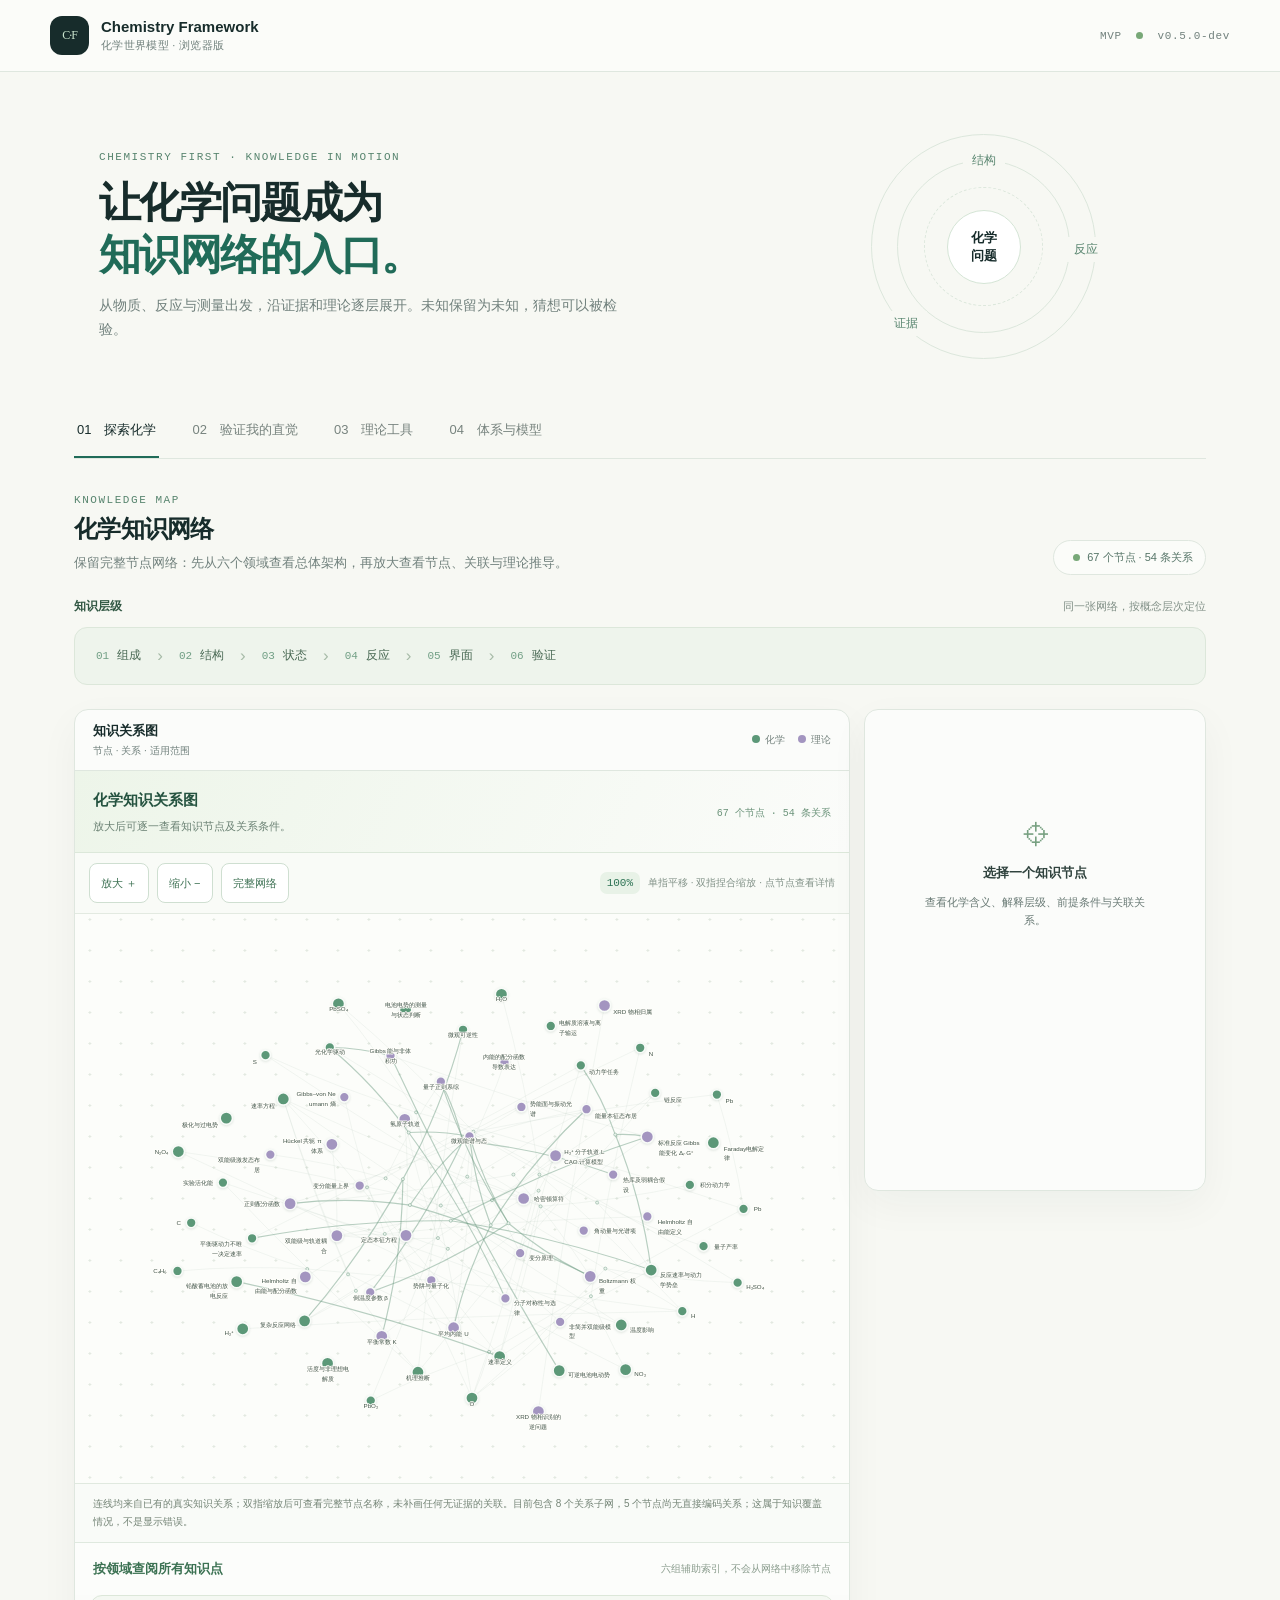
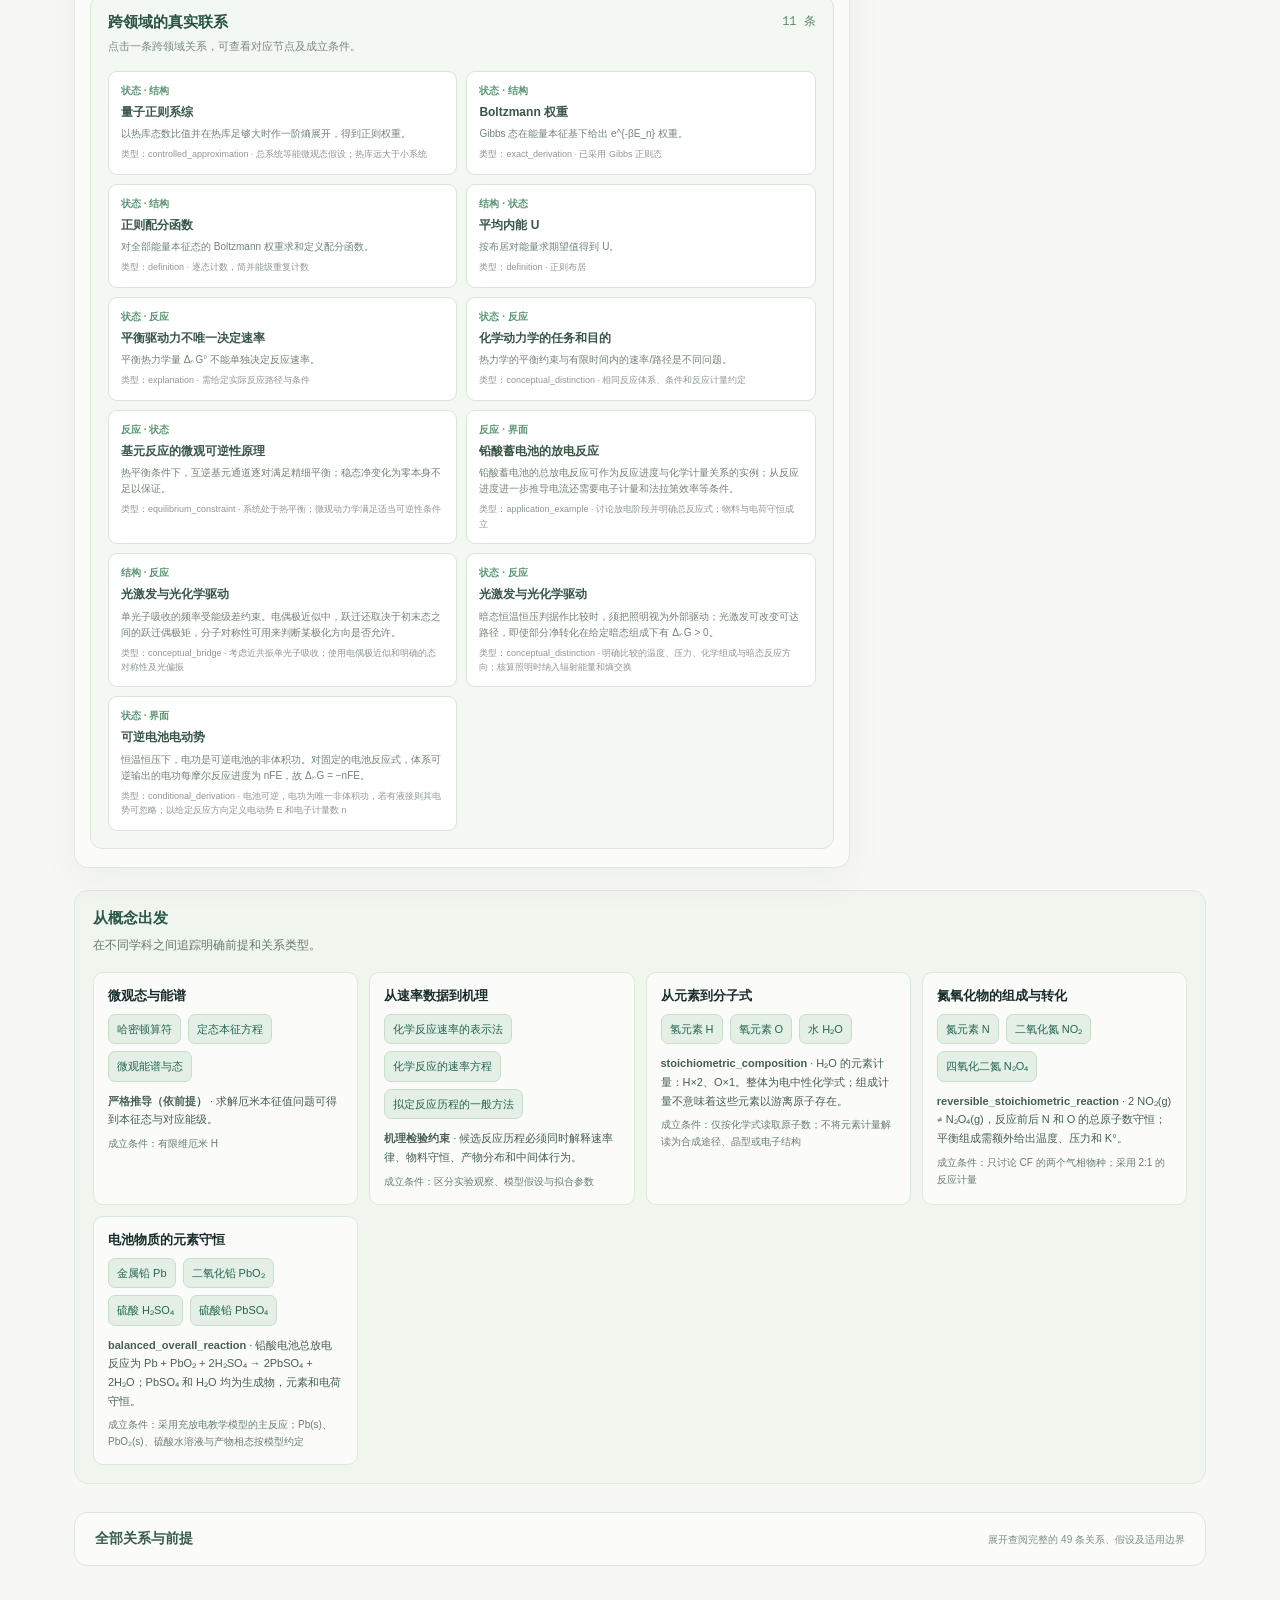
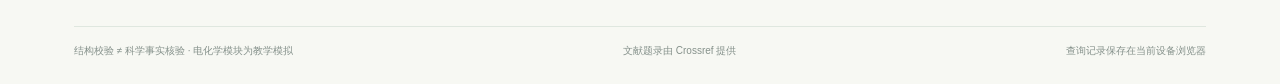
<file: index.html>
<!doctype html><html lang="zh-CN"><head><meta charset="utf-8"><meta name="viewport" content="width=device-width,initial-scale=1"><title>Chemistry Framework · 浏览器版</title><link rel="stylesheet" href="assets/css/style.css?v=20261118-21"><link rel="stylesheet" href="assets/css/physical-model.css"><link rel="stylesheet" href="assets/css/curriculum.css"><link rel="stylesheet" href="assets/css/structure-studio.css"><link rel="stylesheet" href="assets/css/intuition.css?v=1"></head>
<body><header class="top"><a class="brand" href="#explore"><span class="mark">C·F</span><span><b>Chemistry Framework</b><small>化学世界模型 · 浏览器版</small></span></a><div class="version">MVP <i></i> v0.5.0-dev</div></header>
<main><section class="hero"><div><div class="eyebrow">CHEMISTRY FIRST · KNOWLEDGE IN MOTION</div><h1>让化学问题成为<br><em>知识网络的入口。</em></h1><p>从物质、反应与测量出发，沿证据和理论逐层展开。未知保留为未知，猜想可以被检验。</p></div><div class="hero-orbit"><span>结构</span><span>反应</span><span>证据</span><div>化学<br>问题</div></div></section>
<nav class="tabs" aria-label="主要页面"><button class="tab active" data-page="explore">01　探索化学</button><button class="tab" data-page="inquire">02　验证我的直觉</button><button class="tab" data-page="theory">03　理论工具</button><button class="tab" data-page="workbench">04　体系与模型</button></nav>
<section id="explore" class="page active"><div class="section-head"><div><div class="eyebrow">KNOWLEDGE MAP</div><h2>化学知识网络</h2><p>保留完整节点网络：先从六个领域查看总体架构，再放大查看节点、关联与理论推导。</p></div><div class="scope-chip"><span class="dot"></span><span id="node-count">加载知识中</span></div></div><div class="domain-nav" id="domains"></div><div class="map-layout unified-map-layout"><div class="map-card"><div class="map-toolbar"><span><b>知识关系图</b><small>节点 · 关系 · 适用范围</small></span><div class="legend"><span><i class="chem"></i>化学</span><span><i class="theory"></i>理论</span></div></div><div class="graph-wrap" id="graph"></div></div><aside class="detail-card" id="detail"><div class="empty"><div class="empty-icon">⌖</div><b>选择一个知识节点</b><p>查看化学含义、解释层级、前提条件与关联关系。</p></div></aside></div><div class="knowledge-bridge" data-knowledge-module="explore"></div><details class="atlas-all-relations"><summary><span>全部关系与前提</span><small>展开查阅完整的 49 条关系、假设及适用边界</small></summary><div class="relation-section"><div class="section-head compact"><div><div class="eyebrow">TRACEABLE LOGIC</div><h2>关系与前提</h2></div><span class="muted">多前提 → 结论</span></div><div id="relations" class="relation-grid"></div></div></details></section>
<section id="inquire" class="page">
<div class="section-head"><div><h2>验证我的直觉</h2><p>从原问题找出关键词，沿知识网络核对条件，再查找能支持或反驳推断的文献。</p></div></div>
<div class="inquiry-layout">
  <div class="form-card">
    <form id="intuit-form">
      <label class="field-label" for="intuition">你想检验什么？</label>
      <textarea id="intuition" required placeholder="例如：反应的 Gibbs 能变化越负，反应就一定越快吗？"></textarea>
      <label class="field-label" for="system">体系与条件（可选）</label>
      <div class="input-row"><input id="system" placeholder="例如：恒温恒压，持续光照"><button id="analyze" type="submit" class="primary" disabled>分析原命题 <span aria-hidden="true">→</span></button></div>
    </form>
    <details class="inquiry-examples"><summary>查看示例问题</summary><div id="case-list" class="case-list"></div></details>
    <div class="saved-box"><h3>已保存的查询 <span id="saved-count"></span></h3><div id="saved-inquiries"></div></div>
  </div>
  <div id="analysis" class="analysis-card"><div class="empty"><b>输入一个问题开始检查</b><p>查看命中的概念、网络关系、适用条件和检索词。</p></div></div>
</div>
<div class="knowledge-bridge" data-knowledge-module="inquire"></div>
</section>


<section id="workbench" class="page"><div class="section-head"><div><div class="eyebrow">MODEL FIRST · CHEMISTRY IN REAL SYSTEMS</div><h2>真实模型工作台</h2><p>从具体物质和反应出发，显式展示状态、相互作用、可观测量与模型边界。</p></div><span class="status-pill">结构 · 热力学 · 动力学</span></div>
<nav class="module-jump-links" aria-label="体系与模型导航"><a href="#workbench">分子与反应模型</a><a href="#electrochem">电化学体系</a></nav>
<div class="knowledge-bridge" data-knowledge-module="workbench"></div>
<section id="structure-studio" aria-labelledby="structure-studio-heading">
<div class="sc-studio-heading"><div><div class="eyebrow">QUANTUM · STRUCTURE · SPECTRA</div><h3 id="structure-studio-heading">结构与光谱 · 交互模型</h3><p>从状态和约束出发，改变模型参数，观察波函数、能谱、对称性与跃迁响应。数学表达与图形均注明模型边界。</p></div><span class="model-tag">7 个可操作模型</span></div>
<div class="sc-mode-tabs" role="tablist" aria-label="结构化学模型">
<button type="button" role="tab" data-structure-mode="well" aria-selected="true" tabindex="0" class="active">量子态</button><button type="button" role="tab" data-structure-mode="orbitals" aria-selected="false" tabindex="-1" class="">原子轨道</button><button type="button" role="tab" data-structure-mode="terms" aria-selected="false" tabindex="-1" class="">多电子态</button><button type="button" role="tab" data-structure-mode="coupling" aria-selected="false" tabindex="-1" class="">轨道耦合</button><button type="button" role="tab" data-structure-mode="spectra" aria-selected="false" tabindex="-1" class="">振动光谱</button><button type="button" role="tab" data-structure-mode="symmetry" aria-selected="false" tabindex="-1" class="">群论选律</button><button type="button" role="tab" data-structure-mode="huckel" aria-selected="false" tabindex="-1" class="">π 电子</button>
</div>
<div class="sc-panels"><section class="sc-page" data-sc-page="1" ><header class="pagehead"><span class="eyebrow">01 · QUANTUM STATES</span><h1>薛定谔方程与量子化</h1><p>从一维无限深势阱的严格解出发：为什么边界条件会使能量离散？为什么波函数会随时间变化，而定态概率密度却不变？</p></header><div class="layout"><div class="viz-card"><div class="cardbar"><strong>一维势阱 · 定态的空间结构</strong><span class="pill">解析解 / 精确模型</span></div><div class="canvas-wrap bigviz"><canvas id="boxCanvas"></canvas></div><div class="ctrlbar"><div class="control"><div class="control-head"><label for="nBox">主量子数 n</label><output id="nBoxOut">3</output></div><input type="range" min="1" max="6" step="1" value="3" id="nBox"></div><div class="seg" id="waveMode"><button class="on" data-val="static">空间波函数</button><button data-val="time">时间演化 Re[Ψ]</button></div></div><div class="chiprow"><span class="chip">节点数 <em id="boxNodes">2</em></span><span class="chip">能量（相对值） <em id="boxEnergy">9 E₁</em></span><span class="chip">概率密度 <em>不随时间变化</em></span></div></div><div class="side-col"><div class="info-card"><div class="label-line">核心方程</div><div class="formula">Ĥψ = Eψ<small>−(ℏ²/2m) d²ψ/dx² = Eψ，0 &lt; x &lt; L</small></div><div class="formula">ψₙ(x) = √(2/L) sin(nπx/L)<small>Eₙ = n²π²ℏ²/(2mL²)</small></div><p>无限高势垒要求 ψ(0)=ψ(L)=0。边界条件只允许波长满足 L=nλ/2 的驻波，故能量离散。</p></div><div class="info-card"><h3>观察要点</h3><ul><li>增加 n：内部节点增加，空间振荡加快。</li><li>能量按 n² 增长，而非等间距增长。</li><li>定态完整波函数带有时间相位 e<sup>−iEt/ℏ</sup>，但 |Ψ|² 不变。</li></ul><div class="takeaway">时间变化的实部不是“粒子在箱内来回移动”；概率密度才对应位置测量统计。</div></div></div></div><div class="note"><div class="tile"><div class="note-icon">01 / 状态</div><h4>数学对象</h4><p>波函数属于满足边界条件的函数空间；可归一化的本征态构成能量描述的基础。</p></div><div class="tile"><div class="note-icon">02 / 约束</div><h4>离散谱的来源</h4><p>不是人为添加整数 n，而是微分方程和边界条件共同限定的解。</p></div><div class="tile"><div class="note-icon">03 / 观测</div><h4>波函数与概率</h4><p>ψ 的符号或复相位不能直接当作位置概率；测量概率由 |ψ|² 给出。</p></div></div></section>
<section class="sc-page" data-sc-page="2" hidden><header class="pagehead"><span class="eyebrow">02 · ATOMIC ORBITALS</span><h1>氢原子：轨道并非电子轨迹</h1><p>旋转轨道概率点云，比较不同 n、l 对径向分布和角分布的作用。颜色只标记波函数正负相位，不代表电荷正负。</p></header><div class="layout"><div class="viz-card"><div class="cardbar"><strong>三维电子概率分布</strong><span class="pill">类氢原子 · 非相对论</span></div><div class="canvas-wrap bigviz"><canvas id="orbitalCanvas"></canvas></div><div class="legend"><span><b style="background:#52e7ce"></b>ψ ＞ 0</span><span><b style="background:#ef92df"></b>ψ ＜ 0</span><span>拖动图像旋转轨道 · 点云按 |ψ|² 采样</span></div><div class="ctrlbar"><div class="control"><div class="control-head"><label for="orbSelect">轨道类型</label><output id="orbQuantum">n=2, l=1</output></div><select id="orbSelect"><option value="1s">1s</option><option value="2s">2s（径向节点）</option><option value="2p" selected>2pᶻ（角向节点）</option><option value="3p">3pᶻ（两类节点）</option><option value="3d">3dᶻ²（角向节锥）</option></select></div><div class="seg"><button id="orbSpin" class="on">⟳ 自动旋转</button><button id="orbReset">↺ 复位视角</button></div></div><div class="cardbar" style="margin-top:20px"><strong>径向概率分布 P(r)</strong><span class="pill">纵轴为相对概率密度</span></div><div class="canvas-wrap smallviz"><canvas id="radialCanvas"></canvas></div></div><div class="side-col"><div class="info-card"><div class="label-line">波函数分离</div><div class="formula">ψₙₗₘ(r,θ,φ) = Rₙₗ(r)Yₗᵐ(θ,φ)</div><p>径向部分控制电子距离原子核的分布；球谐函数控制角向结构。</p><div class="chiprow"><span class="chip">径向节点 <em id="rNodes">0</em></span><span class="chip">角向节点 <em id="aNodes">1</em></span></div></div><div class="info-card"><h3>空间分布的三个层次</h3><ul><li><strong>ψ：</strong>携带相位信息，决定干涉与轨道组合。</li><li><strong>|ψ|²：</strong>三维空间单位体积的概率密度。</li><li><strong>P(r)=r²|R(r)|²：</strong>距离落在 r～r+dr 的径向概率密度。</li></ul><p>注意：径向概率还包含球壳体积因子 r²，因此其峰值不等同于三维电子密度峰值。</p></div><div class="info-card"><h3>量子数与角动量</h3><div class="formula">|L| = √[l(l+1)]ℏ<small>L<sub>z</sub> = mℏ</small></div><p>图示的 pᶻ、dᶻ² 是对选定坐标轴具有特定空间形状的实轨道。轨道轮廓是波函数的可视化，不是粒子沿曲面运动。</p></div></div></div></section>
<section class="sc-page" data-sc-page="3" hidden><header class="pagehead"><span class="eyebrow">03 · MANY ELECTRONS</span><h1>角动量耦合与原子光谱项</h1><p>从两个电子的 l 与 s 出发，寻找允许的 L、S、J；观察为何非等价电子与等价电子的光谱项集合不同。</p></header><div class="layout"><div class="viz-card"><div class="cardbar"><strong>光谱项生成器 · LS 耦合</strong><span class="pill">近似模型</span></div><div class="ctrlbar" style="margin:2px 0 19px"><div class="seg" id="termConfig"><button class="on" data-val="pd">3p¹3d¹</button><button data-val="pp">p²（等价电子）</button></div></div><div class="smallcap">点击下方光谱项，展开其 J 支项</div><div id="termGrid" class="termgrid"></div><div class="canvas-wrap bigviz" style="margin-top:16px"><canvas id="termCanvas"></canvas></div><div class="chiprow"><span class="chip">总轨道角动量 <em id="Lval">L = 1</em></span><span class="chip">总自旋 <em id="Sval">S = 0</em></span><span class="chip">J 支项 <em id="Jval">1</em></span></div></div><div class="side-col"><div class="info-card"><div class="label-line">角动量耦合</div><div class="formula">L = |l₁−l₂|, …, l₁+l₂<small>S = |s₁−s₂|, …, s₁+s₂</small></div><div class="formula">J = |L−S|, …, L+S<small>光谱项：<sup>2S+1</sup>L<sub>J</sub></small></div><p>对两个自旋 1/2 的电子，S=0 或 1。再由总轨道角动量与自旋耦合得到 J。</p></div><div class="info-card"><h3>泡利原理如何改变答案？</h3><p>对于 p¹d¹（非等价电子），可以得到 <strong>¹P、³P、¹D、³D、¹F、³F</strong> 六类 LS 光谱项。</p><p>但对于 p²（等价电子），电子交换反对称性将筛掉一部分组合，只留下 <strong>¹S、¹D、³P</strong>。</p><div class="takeaway">角动量的形式相加只给出候选组合；允许的多电子态还必须符合费米子反对称性。</div></div></div></div></section>
<section class="sc-page" data-sc-page="4" hidden><header class="pagehead"><span class="eyebrow">04 · MOLECULAR ORBITALS</span><h1>两个状态如何形成分子轨道？</h1><p>改变两轨道的能量差 Δ 与耦合 V，观察能级排斥和本征态混合；对照 H₂⁺ 的 LCAO 思路理解成键和反键。</p></header><div class="layout"><div class="viz-card"><div class="cardbar"><strong>双能级矩阵 · 避免交叉</strong><span class="pill">正交基底简化模型</span></div><div class="canvas-wrap bigviz"><canvas id="moCanvas"></canvas></div><div class="ctrlbar"><div class="control"><div class="control-head"><label for="delta">原轨道能量差 Δ / eV</label><output id="deltaOut">0.0</output></div><input type="range" id="delta" min="-3" max="3" step="0.1" value="0"></div><div class="control"><div class="control-head"><label for="coupling">耦合矩阵元 V / eV</label><output id="couplingOut">−0.80</output></div><input type="range" id="coupling" min="-2" max="2" step="0.05" value="-0.8"></div></div><div class="cardbar" style="margin-top:17px"><strong>较低能本征态：线性组合与概率密度</strong><span class="pill">基函数为示意高斯</span></div><div class="canvas-wrap smallviz"><canvas id="moWaveCanvas"></canvas></div><div class="readout" id="moReadout"></div></div><div class="side-col"><div class="info-card"><div class="label-line">模型定义</div><div class="formula">H = ⎡ Δ/2　V ⎤<br>　　⎣ V　−Δ/2 ⎦</div><div class="formula">E<sub>±</sub> = ±√[(Δ/2)² + V²]</div><p>Δ 表示两个未耦合状态的能量差，V 表示在所选正交基底中的非对角耦合矩阵元。</p></div><div class="info-card"><h3>关键判断</h3><ul><li>V ≠ 0 时，双能级随 Δ 变化出现避免交叉。</li><li>Δ = 0 时，能级间隔为 2|V|。</li><li>V = 0 时，两个基态互不混合，可以出现能级交叉。</li></ul><p>若基函数具有重叠，H₂⁺ 的真实 LCAO 处理应使用广义本征方程 <strong>Hc=ESc</strong>，而非这里的简化矩阵。</p></div><div class="info-card"><h3>成键不只是“正号”</h3><p>两个基函数整体改变符号时，V 与系数也可能改变，但能谱不变。物理上应关注两核间电子密度、总能量和相互作用，而不是孤立地判断某个系数的正负。</p></div></div></div></section>
<section class="sc-page" data-sc-page="5" hidden><header class="pagehead"><span class="eyebrow">05 · MOLECULAR SPECTROSCOPY</span><h1>振动能级如何变成光谱？</h1><p>在谐振子与 Morse 势之间切换，比较能级等间距和非谐收缩；再从跃迁算符理解 IR、Raman 与 Franck–Condon 原理。</p></header><div class="layout"><div class="viz-card"><div class="cardbar"><strong>分子势能曲线 · 振动能级</strong><span class="pill">简化的一维振动模型</span></div><div class="canvas-wrap bigviz"><canvas id="vibCanvas"></canvas></div><div class="ctrlbar"><div class="seg" id="vibModel"><button class="on" data-val="harmonic">谐振子</button><button data-val="morse">Morse 势</button></div><div class="control"><div class="control-head"><label for="vLevel">振动量子数 v</label><output id="vLevelOut">2</output></div><input type="range" min="0" max="5" step="1" value="2" id="vLevel"></div></div><div class="ctrlbar"><div class="control"><div class="control-head"><label for="dissoc">Morse 势深 D<sub>e</sub>（无量纲）</label><output id="dissocOut">7.0</output></div><input type="range" min="3" max="12" step="0.5" value="7" id="dissoc"></div><div class="seg" id="specMode"><button class="on" data-val="IR">IR</button><button data-val="Raman">Raman</button><button data-val="FC">Franck–Condon</button></div></div><div class="canvas-wrap smallviz" style="margin-top:14px"><canvas id="specCanvas"></canvas></div><div class="readout" id="specReadout"></div></div><div class="side-col"><div class="info-card"><div class="label-line">谐振子</div><div class="formula">E<sub>v</sub> = (v + ½)ℏω<small>振动零点能 E₀ = ½ℏω</small></div><div class="label-line">非谐振子</div><div class="formula">E<sub>v</sub> ≈ ℏω(v+½) − (ℏω)²(v+½)²/(4D<sub>e</sub>)</div><p>此页面统一取 ℏω=1、平衡点附近曲率 k=1，仅比较模型结构，不对应特定分子实测能量。 Morse 势只画 v+½ &lt; 2Dₑ 的束缚态，这里的 Dₑ 以 ℏω 为单位。</p></div><div class="info-card"><h3>从跃迁矩阵元到选律</h3><p><strong>IR：</strong>电偶极跃迁需振动过程中出现非零的偶极矩变化矩阵元；常用线性近似下基频 Δv=±1。</p><p><strong>Raman：</strong>由极化率张量变化产生的非弹性散射；谐振子与线性展开下常见 Δv=±1。</p><p><strong>Franck–Condon：</strong>在电子跃迁近似中核位置保持不变；不同振动态的重叠影响跃迁强度分布。</p></div><div class="info-card"><h3>特别注意</h3><p>动态振动的小球表示经典或波包层面的直观运动，<strong>不是定态振动能级中原子核的确定轨迹</strong>。能级线与跃迁选律来自量子模型。</p></div></div></div></section>
<section class="sc-page" data-sc-page="6" hidden><header class="pagehead"><span class="eyebrow">06 · SYMMETRY & SELECTION RULES</span><h1>对称性为什么能禁止耦合？</h1><p>以 H₂O 的 C₂ᵥ 对称性为例，构造两个 H 1s 轨道的对称适应线性组合，再用表示直积检查电偶极跃迁是否对称允许。</p></header><div class="layout"><div class="viz-card"><div class="cardbar"><strong>水分子：两个氢 1s 轨道的 SALC</strong><span class="pill">C₂ᵥ · 选 z 为 C₂ 轴，分子在 xz 平面</span></div><div class="canvas-wrap bigviz" id="symWrap"><svg id="symSVG" class="c2vsvg" viewBox="0 0 650 375" role="img" aria-label="水分子对称适应轨道组合"></svg></div><div class="ctrlbar"><div class="seg" id="symMode"><button class="on" data-val="+">χ₊（A₁）</button><button data-val="-">χ₋（B₁）</button></div><div class="readout" id="symReadout"></div></div><div class="cardbar" style="margin-top:20px"><strong>电偶极跃迁的对称选择定则</strong><span class="pill">C₂ᵥ 表示直积</span></div><div class="ctrlbar"><div class="control"><div class="control-head"><label for="irrepI">初态 Γᵢ</label></div><select id="irrepI"><option>A1</option><option>A2</option><option>B1</option><option>B2</option></select></div><div class="control"><div class="control-head"><label for="irrepF">末态 Γ𝒇</label></div><select id="irrepF"><option>A1</option><option>A2</option><option selected>B1</option><option>B2</option></select></div><div class="control"><div class="control-head"><label for="irrepOp">电偶极分量</label></div><select id="irrepOp"><option value="B1" selected>x（B₁）</option><option value="B2">y（B₂）</option><option value="A1">z（A₁）</option></select></div></div><div class="takeaway" id="selResult"></div></div><div class="side-col"><div class="info-card"><div class="label-line">轨道组合</div><div class="formula">χ₊ = (φ<sub>H1</sub> + φ<sub>H2</sub>)/√[2(1+S<sub>HH</sub>)]<br>χ₋ = (φ<sub>H1</sub> − φ<sub>H2</sub>)/√[2(1−S<sub>HH</sub>)]</div><p>χ₊ 属于 A₁，可与 O 2s、2p<sub>z</sub> 等 A₁ 轨道对称匹配；χ₋ 属于 B₁，可与 O 2p<sub>x</sub> 对称匹配。若忽略两个 H 1s 的重叠积分 S<sub>HH</sub>，归一化分母才简化为 √2。</p></div><div class="info-card"><h3>C₂ᵥ 的简化特征标表</h3><table class="data-table"><thead><tr><th>表示</th><th>E</th><th>C₂(z)</th><th>σ(xz)</th><th>σ(yz)</th></tr></thead><tbody><tr><td>A₁</td><td>1</td><td>1</td><td>1</td><td>1</td></tr><tr><td>A₂</td><td>1</td><td>1</td><td>−1</td><td>−1</td></tr><tr><td>B₁</td><td>1</td><td>−1</td><td>1</td><td>−1</td></tr><tr><td>B₂</td><td>1</td><td>−1</td><td>−1</td><td>1</td></tr></tbody></table></div><div class="info-card"><h3>选律检查</h3><div class="formula">Γᵢ ⊗ Γ<sub>μ</sub> ⊗ Γ𝒇 ⊃ A₁ ?</div><p>包含全对称表示是电偶极跃迁对称允许的必要条件；对称允许不保证跃迁强度一定非零。</p><p>若两个轨道属于不同不可约表示，它们在保持该对称性的哈密顿算符中的非对角耦合矩阵元为零。</p></div></div></div></section>
<section class="sc-page" data-sc-page="7" hidden><header class="pagehead"><span class="eyebrow">07 · HÜCKEL MODEL</span><h1>让一个矩阵生成整条 π 轨道能带</h1><p>把三中心 Hückel 模型推广到 N=3–6 的开链共轭体系。改变链长、耦合强度与轨道序号，观察能级和每个原子上的波函数系数。</p></header><div class="layout"><div class="viz-card"><div class="cardbar"><strong>开链 π 电子 · Hückel 能级</strong><span class="pill">正交基底 / 最近邻近似</span></div><div class="canvas-wrap bigviz"><canvas id="huckelCanvas"></canvas></div><div class="ctrlbar"><div class="control"><div class="control-head"><label for="hN">共轭中心数 N</label><output id="hNOut">3</output></div><input type="range" id="hN" min="3" max="6" value="3" step="1"></div><div class="control"><div class="control-head"><label for="hBeta">耦合参数 β</label><output id="hBetaOut">−1.00</output></div><input type="range" id="hBeta" min="-2" max="-0.1" step="0.1" value="-1"></div></div><div class="cardbar" style="margin-top:20px"><strong>当前轨道的系数 / 相位</strong><span class="pill">点击上方能级选择 k</span></div><div class="canvas-wrap smallviz"><canvas id="coeffCanvas"></canvas></div><div class="chiprow"><span class="chip">轨道序号 <em id="hKOut">k=1</em></span><span class="chip">轨道节点 <em id="hNodes">0</em></span><span class="chip">本征能量 <em id="hEnergy">−1.414</em></span></div></div><div class="side-col"><div class="info-card"><div class="label-line">简化哈密顿矩阵</div><div class="formula">H<sub>ii</sub> = α　　H<sub>i,i±1</sub> = β<br>其余非对角元素取 0</div><p>设 α=0、β&lt;0。轨道基函数取为各中心 p 轨道，忽略非相邻相互作用及重叠。</p></div><div class="info-card"><h3>从矩阵到解析能级</h3><div class="formula">E<sub>k</sub> = α + 2β cos[kπ/(N+1)]<small>k = 1, 2, …, N</small></div><div class="formula">c<sub>j,k</sub> = √[2/(N+1)] sin[jkπ/(N+1)]</div><p>第 k 个本征态的不同中心具有不同的系数；其相对正负决定相位与节点结构。</p></div><div class="info-card"><h3>你在验证什么？</h3><p>从 2×2 的轨道耦合到 N×N 的共轭体系，数学问题仍是 <strong>Hc=Ec</strong>。模型的复杂程度随基函数数量增加，但基本的线性代数结构没有改变。</p><div class="takeaway">能级是矩阵的本征值；轨道系数是本征向量。改变基底会改变矩阵形式和系数，但在等价完整描述下不会改变能谱。</div></div></div></div></section></div>
<div class="sc-boundary"><strong>模型适用范围</strong><p id="sc-mode-boundary">一维无限深势阱：边界条件决定离散本征值。</p><a href="#concept/structure.infinite_well" id="sc-concept-link">查看相关知识定义与推导 →</a></div>
</section>
<div class="protocol-card"><b>后续扩展协议</b><p>每个新增知识主题先选定真实体系，再给出系统边界、状态变量、相互作用、约束、方程与可观测量；随后映射统一知识网络和跨学科关系。无参数时只做定性或归一化演示，不把示意曲线说成实验预测。</p></div>
<div class="model-card"><div class="model-heading"><div><div class="eyebrow">STRUCTURE · H₂⁺</div><h3>一个电子，两个质子：H₂⁺ 分子轨道模型</h3><p>固定核近似下，用两个氢原子 1s 轨道构造近似分子轨道。</p></div><span class="model-tag">真实分子离子</span></div>
<div class="model-controls"><button class="orbital-btn active" data-orbital="bonding">成键组合</button><button class="orbital-btn" data-orbital="antibonding">反键组合</button></div>
<div class="orbital-layout"><div class="orbital-visual" id="orbital-visual"><svg viewBox="0 0 520 210" role="img" aria-label="H₂⁺分子轨道相位示意"><line x1="70" y1="155" x2="450" y2="155" class="orbital-axis"/><circle cx="200" cy="118" r="78" class="orbital-lobe left-phase"/><circle cx="320" cy="118" r="78" class="orbital-lobe right-phase"/><circle cx="200" cy="155" r="7" class="nucleus"/><circle cx="320" cy="155" r="7" class="nucleus"/><text x="200" y="184" class="orbital-label">核 A</text><text x="320" y="184" class="orbital-label">核 B</text><text x="200" y="103" class="phase-label">+</text><text x="320" y="103" class="phase-label">+</text><text x="260" y="35" class="node-label" id="orbital-svg-caption">同相叠加：核间电子密度增加</text></svg></div><div class="orbital-explain"><h4 id="orbital-title">σg 成键轨道</h4><div class="equation-display" id="orbital-equation">ψg ≈ N(1sA + 1sB)</div><p id="orbital-description">同相组合使核间区域的波函数振幅增强，电子密度增加；对 H₂⁺ 基态有利于稳定成键。</p><p class="model-boundary">颜色表示波函数正负相位，不代表正负电荷。轨道图为 LCAO 示意，不是数值电子密度图。</p></div></div>
<div class="model-logic"><b>模型链</b><span>核间距 R</span><i>→</i><span>1s 轨道重叠 S</span><i>→</i><span>成键/反键能级分裂</span><i>→</i><span>电子分布与稳定性</span></div>
<div class="model-foot"><a class="model-knowledge-link" href="#concept/model.h2plus.frozen_1s_lcao">查看 H₂⁺ 关联节点 →</a><b>知识联系：</b>微观粒子与薛定谔方程 → Born–Oppenheimer 固定核近似 → LCAO 与轨道对称性 → 成键和反键。<br><b>边界：</b>单电子 H₂⁺、非相对论、固定核近似；LCAO 是有限基组近似。它不是中性 H₂ 的完整双电子模型，数值计算见下方最小基组工作台。</div></div>
<div class="model-card"><div class="model-heading"><div><div class="eyebrow">THERMODYNAMICS + KINETICS · N₂O₄ ⇌ 2NO₂</div><h3>同一个反应：平衡由热力学定位置，多久到达由动力学决定</h3><p>用真实气相反应把反应商、ΔᵣG、可逆速率和组成随时间变化放进同一模型。</p></div><span class="model-tag">理想气体 · 单步可逆模型</span></div>
<div class="reaction-equation">N₂O₄(g) ⇌ 2 NO₂(g)</div>
<div class="reaction-controls"><label>示范平衡常数 K<div><input id="eqK" type="range" min="1" max="10" step="0.1" value="5"><output id="eqK-out">5.0</output></div></label><label>共同速率尺度 λ<div><input id="rateScale" type="range" min="0.25" max="2" step="0.05" value="1"><output id="rateScale-out">1.00</output></div></label></div>
<div class="model-formulas"><span>Q = a(NO₂)² / a(N₂O₄)</span><span>ΔᵣG / RT = ln(Q/K)</span><span>ΔᵣG° / RT = −ln K</span><span>dξ/dτ = kf·a(N₂O₄) − kr·a(NO₂)²</span><span>kf/kr = K（本示范模型设定）</span></div>
<div class="reaction-readout"><span id="reaction-direction">净反应方向：正向生成 NO₂</span><span id="reaction-state">Q/K → 平衡状态计算中</span><span id="deltaG-readout">ΔᵣG/RT = —</span><span id="rate-readout">共同速率尺度只改变到达快慢</span></div>
<div class="chart-grid"><figure><canvas id="composition-chart" aria-label="N₂O₄与NO₂归一化组成随时间变化"></canvas><figcaption>归一化组分 aᵢ(τ)；纵轴是相对于标准浓度的无量纲活度近似值。</figcaption></figure><figure><canvas id="quotient-chart" aria-label="反应商相对平衡常数随时间变化"></canvas><figcaption>Q/K 随时间趋近 1；τ 为示范时间变量，不是秒。</figcaption></figure></div>
<div class="model-foot"><a class="model-knowledge-link" href="#concept/kinetics.ch11.5">查看可逆反应网络 →</a><b>模型假设：</b>定温定容理想气体，以 aᵢ≈cᵢ/c° 表示无量纲活度；单步可逆质量作用速率式；初值 a(N₂O₄)=1.00、a(NO₂)=0.10；K 和 λ 是为了演示而选的归一化参数，不是特定温度下的文献数据或实验拟合。改变 K 会改变平衡组成；同时等比例改变正、逆速率尺度会改变趋近平衡的快慢，而不改变该模型的 K。<br><b>知识联系：</b>化学势和反应 Gibbs 能 → 化学平衡与反应商 → 速率方程和可逆反应 → 浓度–时间曲线。热力学判断方向/平衡，动力学描述演化速度，两者通过详细平衡条件相容。</div></div>
<div class="model-card compact-model"><div class="model-heading"><div><div class="eyebrow">CROSS-DOMAIN MODEL MAP</div><h3>模型之间如何接起来</h3></div></div><div class="model-map-grid"><article><b>电子结构</b><p>电子态与核构型决定可用状态和相互作用。</p></article><article><b>热力学</b><p>状态函数与化学势约束平衡方向和组成。</p></article><article><b>动力学</b><p>反应路径与速率常数决定状态如何随时间变化。</p></article><article><b>电化学</b><p>电极界面将电子转移、离子输运和电势差耦合起来。</p></article></div><p class="model-boundary">这是依赖关系的导航，不表示上游信息能唯一决定下游；结构、热力学、动力学和界面过程各自需要不同模型与证据。</p></div>
<section id="electrochem" class="combined-subsection"><div class="section-head"><div><div class="eyebrow">SYSTEM FIRST · KNOWLEDGE CONNECTIONS</div><h2>从一只铅酸蓄电池，贯通电化学</h2><p>通过真实电池连接电势、极化、离子输运、反应速率与物料守恒。</p></div><span class="status-pill">通用教学案例 · 不含个人课题</span></div><div class="knowledge-bridge" data-knowledge-module="electrochem"></div>
<p class="model-cross-entry"><a href="#concept/battery.polarization">由极化与动力学解释电池端电压 →</a></p><div class="battery-intro"><b>系统边界</b><span>负极 Pb / PbSO₄</span><span>H₂SO₄ 水溶液与隔板</span><span>正极 PbO₂ / PbSO₄</span><p>示意为铅酸蓄电池单体。器件结构与实际工况会更复杂；本页用于串联基本原理，不是性能预测软件。</p></div>
<div class="battery-controls"><b>切换工作状态</b><button class="mode-btn active" data-mode="discharge">放电</button><button class="mode-btn" data-mode="charge">充电</button><button class="mode-btn" data-mode="loaded">带载与极化</button></div>
<div class="battery-diagram" id="battery-diagram"><div class="external-circuit"><span id="electron-flow">电子：负极 Pb → 外电路 → 正极 PbO₂</span><span id="energy-flow">化学能 → 电能 → 外部负载</span></div><div class="battery-halves"><div class="electrode negative"><small>负极</small><b id="negative-reaction">Pb + SO₄²⁻ → PbSO₄ + 2e⁻</b><span>氧化 · 电子进入外电路</span></div><div class="electrolyte"><b>电解液</b><span>H₂SO₄(aq)</span><small>离子传导 · 活度随状态改变</small><div class="ion-row">H⁺　HSO₄⁻　SO₄²⁻</div></div><div class="electrode positive"><small>正极</small><b id="positive-reaction">PbO₂ + 4H⁺ + SO₄²⁻ + 2e⁻ → PbSO₄ + 2H₂O</b><span>还原 · 电子由外电路到达</span></div></div><div class="overall-reaction" id="overall-reaction">总反应：Pb + PbO₂ + 2H₂SO₄ → 2PbSO₄ + 2H₂O</div><p id="mode-note">放电时，氧化还原反应推动电子经外电路由负极流向正极；电解液内由离子承担电荷传递。</p></div>
<div class="battery-progress-model"><h3>放电反应进度模型</h3><p>拖动归一化反应进度 ξ/ξₘₐₓ；假设初始活性物质按总反应计量配比、无副反应。柱形表示理论反应份额，不代表真实电量或浓度。</p><label class="progress-control">反应进度 <input id="battery-progress" type="range" min="0" max="100" value="35"><output id="battery-progress-out">35%</output></label><div class="stoich-bars"><div><span>Pb 已反应</span><i><b id="bar-pb"></b></i><strong id="val-pb">35%</strong></div><div><span>PbO₂ 已反应</span><i><b id="bar-pbo2"></b></i><strong id="val-pbo2">35%</strong></div><div><span>H₂SO₄ 已消耗</span><i><b id="bar-acid"></b></i><strong id="val-acid">35%</strong></div><div><span>PbSO₄ 已生成</span><i><b id="bar-pbs"></b></i><strong id="val-pbs">35%</strong></div><div><span>累计电量 Q/Qₘₐₓ</span><i><b id="bar-charge"></b></i><strong id="val-charge">35%</strong></div></div><div class="progress-equations">n(PbSO₄)=2ξ　·　n(H₂SO₄)消耗=2ξ　·　Q=2Fξ</div><small>归一化量仅显示化学计量关系；实际容量还受活性物质量、利用率、副反应、倍率、温度与截止条件影响。</small></div><div class="bridge-card"><h3>同一个器件，四条线同时发生</h3><div class="bridge-grid"><article><b>物质变化</b><p>两极活性物质转为 PbSO₄，硫酸和水的组成随反应进度变化。</p></article><article><b>电荷传递</b><p>电子走外电路，离子在电解液中迁移；两者共同闭合电流回路。</p></article><article><b>热力学驱动</b><p>反应 Gibbs 能变化决定可逆电动势；活度进入 Nernst 方程。</p></article><article><b>实际响应</b><p>电阻、界面动力学与传质形成压降和极化，使带载端电压偏离可逆值。</p></article></div></div>
<div class="boundary-note"><b>模型边界</b><p>此页是定性教学模拟：展示铅酸蓄电池放电/充电时的反应方向，并用符号关系说明极化与内阻。它不计算真实电池的电压、容量、寿命或温升。具体数值必须来自明确的电池参数和实测数据。</p></div>
</section>
</section>
<section id="theory" class="page"><div class="section-head"><div><div class="eyebrow">STATE · CONSTRAINT · RESPONSE</div><h2>理论工具</h2><p>从定义、假设和数学表达推进到物理意义、推导与适用边界。</p></div></div><div class="knowledge-bridge" data-knowledge-module="theory"></div>
<div class="unified-theory-board" id="unified-theory-board"><div class="theory-grid" id="theory-cards"></div>
<section class="sc-theory-index" id="sc-theory-index" aria-labelledby="sc-theory-heading">
<div class="section-head compact"><div><div class="eyebrow">QUANTUM · STRUCTURE · SPECTRA</div><h3 id="sc-theory-heading">结构、对称性与光谱</h3><p>从本征问题到原子轨道、耦合与跃迁；每个概念都可进一步进入可操作的科学模型。</p></div></div><div class="sc-theory-grid" id="sc-theory-grid"></div></section>
<section class="theory-electrochem" aria-label="电化学理论"><div class="section-head compact textbook-head"><div><div class="eyebrow">SYSTEM CONNECTED THEORY</div><h2>按物理规律拆解过程</h2><p>从电极状态、热力学条件、反应动力学和传质约束逐层理解。</p></div></div>
<div class="textbook-chapters">
<details open><summary><span>第八章</span> 电解质溶液 <small>描述电池内部的离子与电解液</small></summary><div class="chapter-body"><article><h4>8.1 电化学基本概念与电解定律</h4><p>区分原电池与电解池，建立电量、电子计量与物质量之间的关系。</p><code>Q = ∫I dt；n = Q/(zF)</code></article><article><h4>8.2 离子的电迁移率和迁移数</h4><p>电场驱动离子迁移；迁移数表示某类离子承担的电流份额。总和为 1。</p><code>tᵢ = Iᵢ/I；Σtᵢ = 1</code></article><article><h4>8.3 电解质溶液的电导</h4><p>从电导、电导率、摩尔电导率出发，讨论浓度效应、离子独立移动定律及电导测量的应用。</p><code>G = 1/R；κ = G·l/A；Λₘ = κ/c</code></article><article><h4>8.4 平均活度与离子强度</h4><p>单个离子的活度不能独立热力学测定；电解质溶液通常使用平均离子活度因子。离子强度衡量离子组成对非理想性的影响。</p><code>I = 1/2 Σ mᵢzᵢ²</code></article><article><h4>8.5 强电解质溶液理论简介</h4><p>Debye–Hückel 离子互吸理论解释稀溶液中活度偏离；Debye–Hückel–Onsager 理论进一步讨论电导。它们有明确的稀溶液适用边界。</p><code>log₁₀γᵢ ≈ −A zᵢ²√I（极限稀溶液）</code></article></div></details>
<details><summary><span>第九章</span> 可逆电池的电动势及其应用 <small>把电池反应连到化学热力学与测量</small></summary><div class="chapter-body"><article><h4>9.1 可逆电池和可逆电极</h4><p>明确电池反应、半电池反应、电极类型与可逆条件；铅酸电池反应可作为贯穿示例。</p></article><article><h4>9.2 电动势的测定</h4><p>理解对消法为何能在近似零电流下测量电动势，并认识标准电池的作用。</p></article><article><h4>9.3 电池书写与电动势取号</h4><p>先固定电池书写约定和反应方向，再判断符号，避免把电极电势与电池电动势混为一谈。</p><code>E_cell = E_right − E_left（按约定书写）</code></article><article><h4>9.4 可逆电池热力学</h4><p>由电动势得到反应 Gibbs 能；温度系数提供反应熵、焓信息；标准电动势可用于平衡常数。</p><code>ΔᵣG = −nFE；ln K = nFE°/(RT)</code></article><article><h4>9.5 电动势产生机理</h4><p>逐步区分电极/溶液界面电势差、接触电势、液体接界电势与整体电池电动势。</p></article><article><h4>9.6 电极电势与电池电动势</h4><p>以标准氢电极建立相对电极电势标尺，再依据电池反应计算电动势。</p></article><article><h4>9.7 电动势测定的应用</h4><p>将可逆电势测量用于平均活度因子、难溶盐活度积、pH、电势–pH图、膜电势、离子选择性电极与传感器。</p></article><article><h4>拓展：内电位、外电位与电化学势</h4><p>电化学势把化学势与带电粒子所处电势联系起来，是理解界面和电池驱动的重要桥梁。</p><code>μ̃ᵢ = μᵢ + zᵢFφ</code></article></div></details>
<details><summary><span>第十章</span> 电解与极化作用 <small>解释真实电池为何偏离可逆极限</small></summary><div class="chapter-body"><article><h4>10.1 分解电压</h4><p>比较热力学分解电压与实际启动电解所需电压，指出电极过程和欧姆损耗的影响。</p></article><article><h4>10.2 极化作用</h4><p>分开浓差极化与电化学极化；通过极化曲线和超电势表征实际偏离，并理解氢超电势及 Tafel 关系的适用区间。</p><code>η = E_actual − E_equilibrium；η = a + b log|j|（特定动力学区间）</code></article><article><h4>10.3 电解时电极上的竞争反应</h4><p>析出、析氢和其他电极过程可能竞争；产物分布取决于电极电势、动力学、传质和反应物活度。</p></article><article><h4>10.4 金属腐蚀、防腐与钝化</h4><p>把局部阳极/阴极过程用于解释腐蚀，将保护方法与电极反应及界面状态对应起来。</p></article><article><h4>10.5 化学电源</h4><p>以燃料电池和蓄电池为例，比较电能与化学能的转换方向，以及可逆性、效率和实际损失。</p></article><article><h4>拓展：电有机合成</h4><p>把电极反应作为可调控的氧化还原条件，关注电势、选择性和传质之间的联系。</p></article></div></details></div>
</section>
<section id="learn" class="theory-curriculum" aria-labelledby="curriculum-heading">
<div class="section-head"><div><div class="eyebrow">THEORY · REASONING WITH BOUNDARIES</div><h2 id="curriculum-heading">反应动力学 · 理论深研</h2><p>从速率定义、复杂反应、温度响应到机理推断，展开推导与验证。</p></div><span class="status-pill">物理化学 · 化学动力学</span></div>
<form id="curriculum-search-form" class="curriculum-search" role="search"><label for="curriculum-search">检索知识单元</label><div><input id="curriculum-search" type="search" placeholder="试试：半衰期、稳态近似、适用条件……" autocomplete="off"><button type="submit">搜索</button><button type="button" id="curriculum-clear" hidden>清除</button></div><p>搜索标题、知识点、公式、推理、前提、易错点与自测；多个关键词以空格分隔，需同时匹配。</p></form>
<div id="curriculum-status" class="curriculum-status" role="status" aria-live="polite">理论知识网络加载中。</div><div id="curriculum-errors" class="curriculum-errors" hidden></div>
<div class="curriculum-layout"><aside class="curriculum-sidebar" aria-label="理论主题导航"><label for="curriculum-book">知识领域</label><select id="curriculum-book" disabled><option>等待目录</option></select><label for="curriculum-chapter">理论专题</label><select id="curriculum-chapter" disabled><option>等待目录</option></select><nav id="curriculum-sections" aria-label="本章小节"></nav><p class="curriculum-history-note">每节都有固定链接。浏览器前进、后退可恢复访问位置。</p></aside><div id="curriculum-main" class="curriculum-main"><div class="curriculum-placeholder"><h3>以概念为起点，沿推理展开</h3><p>选择主题，查看方程、推理、适用条件与自测。</p></div></div></div>
</section>
</div>
</section>
<footer><span>结构校验 ≠ 科学事实核验 · 电化学模块为教学模拟</span><span>文献题录由 Crossref 提供</span><span>查询记录保存在当前设备浏览器</span></footer></main><script src="src/models/h2plus.js"></script>
<script src="src/models/n2o4.js"></script>
<script src="src/models/lead-acid.js"></script>
<script src="src/models/electrochemical-cell.js"></script>
<script src="src/models/n2o4-ideal-gas.js"></script>
<script src="src/models/structure-chemistry.js?v=20261118-structure"></script>
<script src="src/graph-views.js?v=20261118-18"></script>
<script src="src/unified-map.js?v=20261118-18"></script>
<script src="src/network-graph.js?v=20261118-20"></script>
<script src="src/intuition-analysis.js?v=1"></script>
<script src="src/intuition-literature.js?v=1"></script>
<script src="src/intuition-workbench.js?v=1"></script>
<script src="src/app.js?v=20261118-intuition"></script>
<script src="src/workbench.js"></script>
<script src="src/physical-workbench.js"></script>
<script src="src/h2plus-workbench.js"></script>
<script src="src/curriculum.js"></script>
<script src="src/structure-studio.js?v=20261118-structure"></script>
</body></html>
</file>
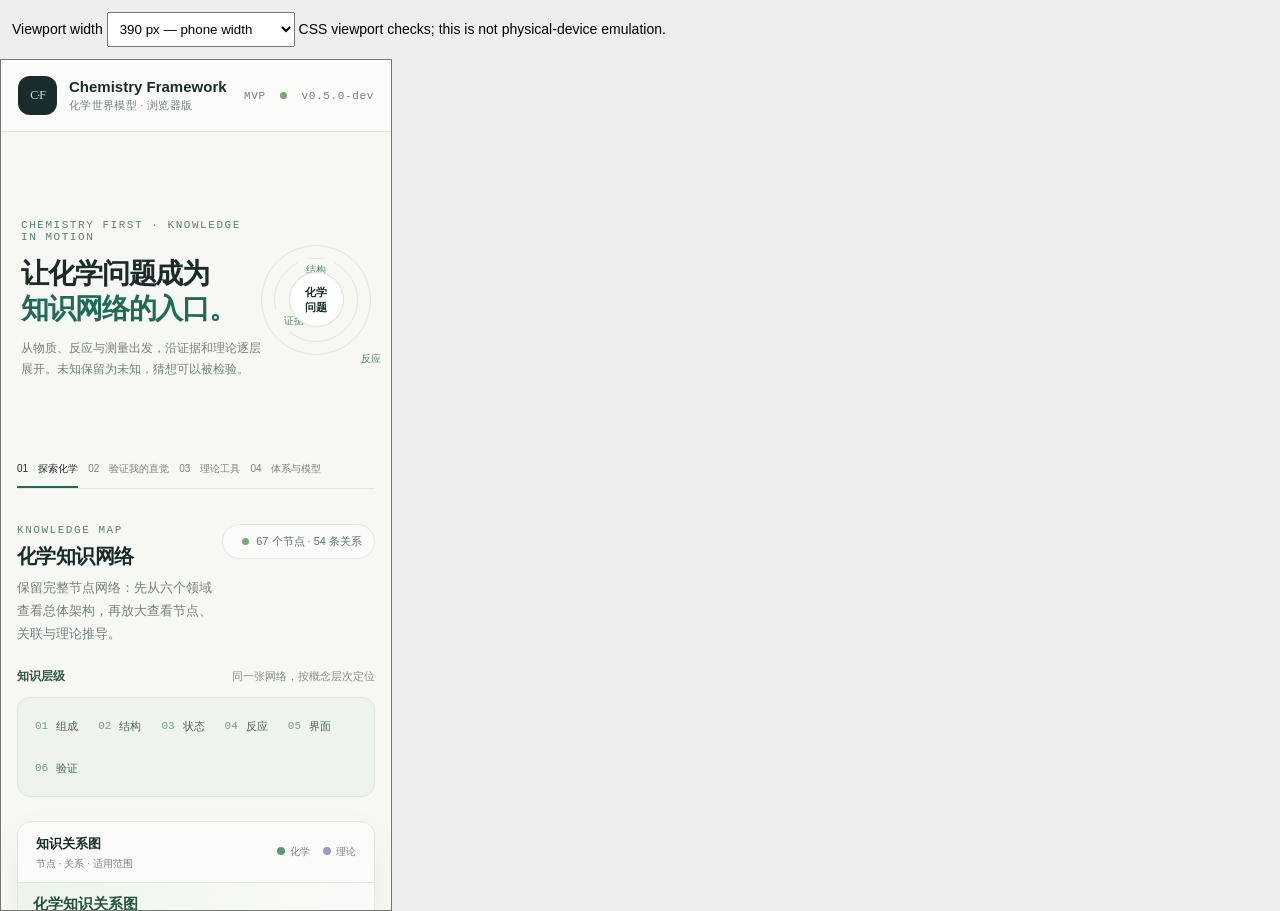
<file: tests/browser-harness.html>
<!doctype html><html lang="en"><meta charset="utf-8"><meta name="viewport" content="width=device-width,initial-scale=1"><title>CF responsive acceptance harness</title>
<style>body{margin:0;font:14px sans-serif;background:#eee}header{padding:12px}iframe{display:block;border:1px solid #777;height:850px;background:white}select{padding:8px}</style>
<header><label>Viewport width <select id="viewport"><option value="390">390 px — phone width</option><option value="768">768 px — tablet width</option><option value="1280">1280 px — desktop width</option></select></label> CSS viewport checks; this is not physical-device emulation.</header>
<iframe title="Chemistry Framework responsive test" src="../index.html" width="390"></iframe>
<script>document.querySelector('select').addEventListener('change',e=>document.querySelector('iframe').width=e.target.value);</script></html>
</file>
<file: assets/css/style.css>
:root{--ink:#172c2b;--muted:#71817d;--line:#dfe7df;--cream:#f7f8f3;--white:#fff;--green:#206b58;--mint:#e5f1e9;--orange:#e9a56b;--purple:#8276a5;--shadow:0 14px 40px #16392a0b}*{box-sizing:border-box}body{margin:0;background:var(--cream);color:var(--ink);font:15px 'DM Sans','Noto Sans SC',sans-serif}.top{height:72px;background:#fbfcf9;border-bottom:1px solid var(--line);padding:0 max(calc((100vw - 1180px)/2),32px);display:flex;align-items:center;justify-content:space-between}.brand{display:flex;gap:12px;align-items:center;color:inherit;text-decoration:none}.brand b{display:block;font-size:15px}.brand small{display:block;color:var(--muted);font-size:11px;margin-top:3px;letter-spacing:.03em}.mark{width:39px;height:39px;border-radius:12px;background:var(--ink);color:#c9e4cd;display:grid;place-items:center;font:500 12px 'DM Mono';letter-spacing:-1px}.version,.eyebrow,.muted,.fineprint{font:11px 'DM Mono',monospace;letter-spacing:.06em;color:var(--muted)}.version i,.dot{display:inline-block;width:7px;height:7px;background:#78a878;border-radius:50%;margin:0 7px}main{max-width:1180px;margin:0 auto;padding:0 24px}.hero{display:flex;justify-content:space-between;align-items:center;padding:62px 25px 45px;min-height:320px}.eyebrow{color:#57846e;text-transform:uppercase;letter-spacing:.14em}.hero h1{font-size:42px;line-height:1.23;letter-spacing:-.04em;margin:14px 0 12px;font-weight:600}.hero h1 em{font-style:normal;color:var(--green)}.hero p,.section-head p{color:var(--muted);line-height:1.75;max-width:540px;margin:0;font-size:14px}.hero-orbit{width:225px;height:225px;position:relative;border:1px solid #dce7dc;border-radius:50%;margin-right:85px;display:grid;place-items:center;background:radial-gradient(circle,#eaf4e9 0 22%,transparent 23%)}.hero-orbit:before,.hero-orbit:after{content:'';position:absolute;border:1px solid #dce7dc;border-radius:50%;inset:25px}.hero-orbit:after{inset:52px;border-style:dashed}.hero-orbit div{width:74px;height:74px;background:#fff;border:1px solid #d4e4d5;border-radius:50%;display:grid;place-items:center;text-align:center;font-size:13px;font-weight:600;z-index:1}.hero-orbit span{position:absolute;background:var(--cream);padding:4px 9px;color:#57846e;font-size:12px}.hero-orbit span:nth-child(1){top:13px}.hero-orbit span:nth-child(2){right:-12px;top:102px}.hero-orbit span:nth-child(3){left:13px;bottom:22px}.tabs{display:flex;border-bottom:1px solid var(--line);gap:30px}.tab{border:0;background:none;padding:17px 3px;color:#77837e;font-size:13px;font-weight:500;cursor:pointer;border-bottom:2px solid transparent}.tab.active{border-color:var(--green);color:var(--ink)}.page{display:none;padding:35px 0 60px}.page.active{display:block}.section-head{display:flex;justify-content:space-between;align-items:flex-end;margin-bottom:23px}.section-head h2{font-size:24px;letter-spacing:-.03em;margin:7px 0}.section-head p{font-size:13px}.scope-chip,.status-pill{padding:9px 12px;border:1px solid var(--line);border-radius:30px;color:#567568;font-size:11px;background:#fbfcf9}.domain-nav{display:flex;gap:8px;overflow:auto;margin:20px 0 15px}.domain-btn{border:1px solid var(--line);border-radius:20px;background:transparent;color:#667773;padding:8px 13px;white-space:nowrap;font-size:11px;cursor:pointer}.domain-btn.active{background:var(--ink);color:#e4efe4;border-color:var(--ink)}.map-layout{display:grid;grid-template-columns:minmax(0,1.65fr) minmax(300px,.85fr);gap:14px}.map-card,.detail-card,.form-card,.analysis-card{border:1px solid var(--line);border-radius:14px;background:#fbfcfa;box-shadow:var(--shadow)}.map-card{overflow:hidden}.map-toolbar{height:61px;padding:13px 18px;display:flex;align-items:center;justify-content:space-between;border-bottom:1px solid var(--line)}.map-toolbar b{font-size:13px}.map-toolbar small{display:block;color:var(--muted);font-size:10px;margin-top:4px}.legend{display:flex;gap:13px;color:#75837e;font-size:10px}.legend i{width:8px;height:8px;display:inline-block;border-radius:50%;margin-right:5px}.legend .chem{background:#5c9878}.legend .theory{background:#a395c0}.graph-wrap{height:420px;overflow:auto;background-image:radial-gradient(#dfe7df 1px,transparent 1px);background-size:18px 18px}.graph-wrap svg{width:100%;height:100%;min-width:640px}.edge{stroke:#bac9bc;stroke-width:1.4;fill:none;opacity:.8}.edge-label{font:10px 'Noto Sans SC';fill:#728079}.node{cursor:pointer}.node circle{stroke:#fff;stroke-width:2;filter:drop-shadow(0 2px 3px #28402a25)}.node text{font:11px 'Noto Sans SC';fill:#334944;text-anchor:middle;pointer-events:none}.node.selected circle{stroke:#e6a46a;stroke-width:3}.detail-card{padding:20px;min-height:482px}.detail-top{display:flex;justify-content:space-between;align-items:center}.tag{font:10px 'DM Mono';color:#56836d;background:#eaf2e9;border-radius:12px;padding:5px 8px}.detail-card h3{font-size:19px;margin:18px 0 8px}.statement{font-size:13px;line-height:1.75}.detail-tabs{display:flex;gap:6px;border-bottom:1px solid var(--line);margin:17px 0 13px}.depth{font-size:10px;border:0;background:none;padding:8px;color:#75837e;cursor:pointer}.depth.active{color:var(--green);border-bottom:2px solid var(--green)}.detail-body{font-size:12px;line-height:1.7;color:#52625e}.detail-body h4{margin:12px 0 4px;color:var(--ink);font-size:11px}.detail-body ul{margin:4px 0;padding-left:17px}.equation{padding:10px;background:#f0f4ed;border-radius:7px;font:12px 'DM Mono';overflow:auto}.empty{height:100%;min-height:300px;display:flex;flex-direction:column;align-items:center;justify-content:center;text-align:center;color:#687974;padding:25px}.empty b{color:#30433e;font-size:13px;margin-top:14px}.empty p{font-size:11px;line-height:1.7;max-width:220px}.empty-icon{font-size:26px;color:#77a081}.relation-section{padding-top:42px}.compact{align-items:center;margin-bottom:15px}.compact h2{font-size:20px}.relation-grid{display:grid;grid-template-columns:repeat(2,1fr);gap:10px}.relation-card{border:1px solid var(--line);border-radius:12px;padding:15px;background:#fbfcfa}.relation-card h3{font-size:13px;margin:0 0 8px}.relation-card p{font-size:11px;color:#65746f;line-height:1.65}.flow{display:flex;align-items:center;gap:6px;flex-wrap:wrap;margin:10px 0}.flow span{font-size:10px;background:#eaf2e9;padding:5px 7px;border-radius:5px}.flow b{color:#8da095;font-size:12px}.rel-more{border:0;background:none;color:var(--green);font-size:11px;padding:6px 0;cursor:pointer}.rel-extra{display:none;border-top:1px solid var(--line);padding-top:8px}.rel-extra.open{display:block}.inquiry-layout{display:grid;grid-template-columns:.9fr 1.1fr;gap:14px}.form-card,.analysis-card{padding:20px}.field-label{font-weight:600;font-size:12px;display:block;margin-bottom:10px}.case-list{display:grid;grid-template-columns:1fr 1fr;gap:7px;margin-bottom:22px}.case-btn{text-align:left;background:#f5f7f2;border:1px solid var(--line);border-radius:8px;padding:9px;font-size:11px;color:#53645e;cursor:pointer;line-height:1.45}.case-btn.active{border-color:#74a17c;background:#edf5ec;color:#254b3d}.case-btn small{display:block;color:#86918a;font:9px 'DM Mono';margin-bottom:4px}textarea{width:100%;height:125px;resize:vertical;border:1px solid var(--line);border-radius:9px;background:#fff;padding:12px;font-size:13px;line-height:1.6;color:var(--ink);outline:none}textarea:focus,input:focus{border-color:#80a78b}.input-row{display:flex;gap:8px;margin-top:9px}input{min-width:0;flex:1;border:1px solid var(--line);border-radius:8px;padding:10px;font-size:11px;background:white;outline:none}.primary{border:0;background:var(--green);color:white;padding:0 16px;border-radius:8px;font-size:11px;cursor:pointer}.primary:hover{background:#185541}.fineprint{font:10px 'Noto Sans SC';letter-spacing:0;margin-top:12px}.analysis-card{min-height:460px}.analysis-title{display:flex;justify-content:space-between;align-items:center}.analysis-title h3{font-size:17px}.assessment{color:#99703c;background:#f8f0df;padding:6px 9px;border-radius:15px;font-size:10px}.analysis-block{border-top:1px solid var(--line);padding:13px 0}.analysis-block h4{font-size:11px;margin:0 0 7px;color:#54816a}.analysis-block p,.analysis-block li{font-size:11px;line-height:1.7;color:#576762}.analysis-block ul{margin:0;padding-left:17px}.save-row{display:flex;justify-content:space-between;align-items:center;margin-top:10px}.save-row button{padding:8px 12px;border:1px solid var(--green);background:var(--green);color:white;border-radius:7px;font-size:11px;cursor:pointer}.save-row small{color:#83908b;font-size:10px}.theory-grid{display:grid;grid-template-columns:repeat(3,1fr);gap:12px}.theory-card{border:1px solid var(--line);border-radius:12px;background:#fbfcfa;padding:18px}.theory-card .eyebrow{font-size:9px}.theory-card h3{font-size:14px;margin:11px 0}.theory-card p{font-size:11px;line-height:1.7;color:#66756f}.theory-card button{border:0;background:none;color:var(--green);font-size:11px;padding:0;cursor:pointer}footer{border-top:1px solid var(--line);padding:17px 0 25px;display:flex;justify-content:space-between;color:#85918b;font-size:10px}
@media(max-width:780px){.top{padding:0 17px}main{padding:0 16px}.hero{padding:45px 4px 30px}.hero h1{font-size:33px}.hero-orbit{width:145px;height:145px;margin-right:20px;flex-shrink:0}.hero-orbit div{width:55px;height:55px;font-size:11px}.hero-orbit span{font-size:10px}.tabs{gap:17px}.tab{font-size:11px}.map-layout,.inquiry-layout{grid-template-columns:1fr}.detail-card{min-height:350px}.relation-grid{grid-template-columns:1fr}.theory-grid{grid-template-columns:1fr 1fr}.section-head{align-items:flex-start;gap:10px}.scope-chip{white-space:nowrap}.status-pill{white-space:nowrap;font-size:9px}footer{gap:8px;flex-wrap:wrap}.graph-wrap{height:340px}}@media(max-width:480px){.hero-orbit{width:110px;height:110px;margin-right:0}.hero-orbit:before{inset:12px}.hero-orbit:after{inset:30px}.hero-orbit span:nth-child(2){right:-20px}.hero h1{font-size:28px}.hero p{font-size:12px}.tabs{gap:10px}.tab{font-size:10px}.theory-grid{grid-template-columns:1fr}.section-head h2{font-size:20px}}
#authorize-search{width:auto;flex:0 0 auto;margin:0 6px 0 0;vertical-align:middle}#search-results{display:grid;gap:8px;margin-top:10px}#search-results a{color:var(--green);text-decoration:none}#search-results a:hover{text-decoration:underline}
.saved-box{border-top:1px solid var(--line);margin-top:18px;padding-top:13px}.saved-box h3{font-size:12px;margin:0 0 7px}.saved-item{width:100%;display:flex;justify-content:space-between;gap:8px;border:0;border-bottom:1px solid #edf0ea;background:transparent;padding:9px 3px;text-align:left;cursor:pointer;color:#465a53;font-size:10px}.saved-item small{font-size:9px;color:#83918a;white-space:nowrap}.saved-item:hover{color:var(--green)}

button, a, textarea, input { touch-action: manipulation; } .graph-wrap svg{max-width:100%;height:auto;} @media(max-width:480px){.graph-wrap{overflow-x:auto}.graph-wrap svg{min-width:580px}.tabs{overflow-x:auto;white-space:nowrap}.tab{padding:10px 0;flex-shrink:0}.saved-item{min-height:44px}.domain-btn{min-height:40px}.depth{min-height:40px}}

.battery-intro,.battery-diagram,.bridge-card,.boundary-note{border:1px solid var(--line);border-radius:14px;background:#fbfcfa;padding:18px;margin:14px 0}.battery-intro{display:flex;flex-wrap:wrap;gap:10px;align-items:center}.battery-intro b{margin-right:8px}.battery-intro span{padding:7px 10px;background:#edf4eb;border-radius:20px;font-size:12px}.battery-intro p,.boundary-note p{width:100%;margin:4px 0 0;color:var(--muted);font-size:12px;line-height:1.7}.battery-controls{display:flex;gap:8px;align-items:center;margin:18px 0}.battery-controls b{margin-right:auto;font-size:13px}.mode-btn{border:1px solid var(--line);background:#fff;border-radius:20px;padding:9px 14px;color:#54655e;cursor:pointer}.mode-btn.active{background:var(--ink);color:white}.battery-diagram{background:linear-gradient(180deg,#f5f8f2,#fff);padding:20px}.external-circuit{display:flex;justify-content:space-between;gap:12px;border:1px dashed #a6bba9;border-radius:10px;padding:12px;margin-bottom:14px;color:var(--green);font-size:12px}.battery-halves{display:grid;grid-template-columns:1fr 1.05fr 1fr;gap:10px;align-items:stretch}.electrode,.electrolyte{border-radius:12px;padding:18px 14px;min-height:150px;display:flex;flex-direction:column;justify-content:center;gap:8px}.electrode{background:#edf1ef;border:1px solid #d5ded9}.electrode.negative{border-top:4px solid #59696a}.electrode.positive{border-top:4px solid #8f8760}.electrode small,.electrolyte small{color:var(--muted)}.electrode b{font-size:13px;line-height:1.65}.electrode span{font-size:11px;color:#687873}.electrolyte{background:#e8f3f0;text-align:center;border:1px solid #d5e7df}.electrolyte b{font-size:14px}.electrolyte span{font-size:13px}.ion-row{font-size:12px;color:#407568;padding-top:5px}.overall-reaction{text-align:center;padding:14px 5px 2px;font-weight:600;font-size:13px}.battery-diagram>p{color:var(--muted);line-height:1.7;font-size:12px;margin-bottom:0}.bridge-card h3{font-size:16px;margin:0 0 12px}.bridge-grid{display:grid;grid-template-columns:repeat(4,1fr);gap:10px}.bridge-grid article{background:#f4f7f2;border-radius:10px;padding:12px}.bridge-grid b{font-size:12px;color:var(--green)}.bridge-grid p{font-size:11px;line-height:1.65;color:#65746f;margin-bottom:0}.textbook-head{margin-top:36px}.textbook-chapters{display:grid;gap:10px}.textbook-chapters details{border:1px solid var(--line);border-radius:12px;background:#fbfcfa;overflow:hidden}.textbook-chapters summary{cursor:pointer;list-style:none;padding:16px 18px;font-weight:600}.textbook-chapters summary::-webkit-details-marker{display:none}.textbook-chapters summary span{display:inline-block;background:var(--ink);color:white;border-radius:15px;padding:5px 9px;font-size:11px;margin-right:8px}.textbook-chapters summary small{display:block;margin:7px 0 0 62px;color:var(--muted);font-weight:400}.chapter-body{padding:0 18px 16px;display:grid;grid-template-columns:repeat(2,1fr);gap:8px}.chapter-body article{border-top:1px solid var(--line);padding:12px 4px}.chapter-body h4{font-size:12px;margin:0 0 6px;color:var(--green)}.chapter-body p{font-size:11px;line-height:1.7;color:#5d6c67;margin:0 0 7px}.chapter-body code{display:inline-block;background:#f0f4ed;border-radius:6px;padding:5px 7px;color:#334943;font-size:11px;white-space:normal}.boundary-note{background:#f5f3ea}.boundary-note b{font-size:12px;color:#806640}@media(max-width:700px){.bridge-grid{grid-template-columns:1fr 1fr}.chapter-body{grid-template-columns:1fr}.battery-halves{grid-template-columns:1fr}.electrode,.electrolyte{min-height:110px}.external-circuit{flex-direction:column}.battery-controls{flex-wrap:wrap}.battery-controls b{width:100%}.battery-intro{align-items:flex-start}.battery-intro span{font-size:11px}}

.model-card,.protocol-card{border:1px solid var(--line);border-radius:14px;background:#fbfcfa;padding:20px;margin:14px 0;box-shadow:var(--shadow)}.protocol-card{background:#eef5ed}.protocol-card b{color:var(--green);font-size:13px}.protocol-card p{font-size:12px;line-height:1.75;color:#586962;margin:7px 0 0}.model-heading{display:flex;justify-content:space-between;align-items:flex-start;gap:14px}.model-heading h3{font-size:18px;margin:7px 0}.model-heading p{font-size:12px;line-height:1.7;color:var(--muted);margin:0}.model-tag{white-space:nowrap;border-radius:18px;background:#f2f1e9;padding:7px 10px;color:#756947;font-size:10px}.model-controls{display:flex;gap:8px;margin:15px 0}.orbital-btn{border:1px solid var(--line);border-radius:20px;background:white;padding:8px 13px;color:#53645e;cursor:pointer}.orbital-btn.active{background:var(--ink);color:white}.orbital-layout{display:grid;grid-template-columns:1.2fr 1fr;gap:14px;align-items:center}.orbital-visual{background:#f4f7f2;border:1px solid var(--line);border-radius:12px;padding:8px}.orbital-visual svg{display:block;width:100%;height:auto}.orbital-axis{stroke:#a7b6ac;stroke-width:2}.orbital-lobe{fill:#70a98c;fill-opacity:.5;stroke:#4c876c;stroke-width:2}.orbital-lobe.antiphase{fill:#d49a75;stroke:#b67550}.nucleus{fill:#253d35;stroke:white;stroke-width:2}.orbital-label,.node-label{font:12px 'Noto Sans SC';fill:#4d6057;text-anchor:middle}.phase-label{font:20px sans-serif;font-weight:bold;fill:#315c47;text-anchor:middle}.node-line{stroke:#b66e4d;stroke-width:2;stroke-dasharray:5 4}.orbital-explain h4{font-size:14px;margin:0 0 8px}.equation-display,.reaction-equation{font:15px 'DM Mono',monospace;background:#f0f4ed;border-radius:8px;padding:11px;color:#28483a}.orbital-explain p,.model-foot{font-size:11px;line-height:1.8;color:#5f6f69}.model-boundary{color:#89764e!important}.model-logic{display:flex;align-items:center;justify-content:center;gap:8px;flex-wrap:wrap;background:#f5f7f2;padding:12px;border-radius:9px;margin-top:13px}.model-logic b{margin-right:5px;color:var(--green);font-size:11px}.model-logic span{font-size:11px;background:#e7f0e8;padding:6px 8px;border-radius:6px}.model-logic i{font-style:normal;color:#8aa192}.model-foot{border-top:1px solid var(--line);padding-top:12px;margin:14px 0 0}.reaction-equation{text-align:center;font-size:19px;margin:14px 0}.reaction-controls{display:grid;grid-template-columns:1fr 1fr;gap:14px}.reaction-controls label{font-size:11px;color:#53645e}.reaction-controls label div{display:flex;align-items:center;gap:10px;margin-top:7px}.reaction-controls input{width:100%;padding:0;accent-color:var(--green)}.reaction-controls output{min-width:42px;text-align:right;font:12px 'DM Mono';color:var(--ink)}.model-formulas{display:flex;flex-wrap:wrap;gap:7px;margin:13px 0}.model-formulas span{font:11px 'DM Mono',monospace;background:#f1f4ee;border-radius:7px;padding:7px 9px}.reaction-readout{display:flex;flex-wrap:wrap;gap:8px;margin:13px 0}.reaction-readout span{font-size:11px;border-radius:18px;padding:7px 10px;background:#edf3ea;color:#53684f}.chart-grid{display:grid;grid-template-columns:1fr 1fr;gap:12px}.chart-grid figure{margin:0;border:1px solid var(--line);border-radius:10px;background:white;padding:10px}.chart-grid canvas{width:100%;height:220px;display:block}.chart-grid figcaption{font-size:10px;color:var(--muted);line-height:1.6}.model-map-grid{display:grid;grid-template-columns:repeat(4,1fr);gap:8px}.model-map-grid article{background:#f3f6f0;border-radius:9px;padding:11px}.model-map-grid b{font-size:12px;color:var(--green)}.model-map-grid p{font-size:10px;line-height:1.65;color:#64736d;margin-bottom:0}.compact-model{box-shadow:none}@media(max-width:700px){.orbital-layout,.chart-grid,.reaction-controls{grid-template-columns:1fr}.model-map-grid{grid-template-columns:1fr 1fr}.model-heading{flex-direction:column}.model-tag{align-self:flex-start}.chart-grid canvas{height:190px}}
.battery-progress-model{border:1px solid var(--line);border-radius:13px;background:#fbfcfa;padding:18px;margin:14px 0}.battery-progress-model h3{font-size:15px;margin:0 0 7px}.battery-progress-model p,.battery-progress-model small{font-size:11px;line-height:1.7;color:#65746f}.progress-control{display:flex;align-items:center;gap:10px;font-size:11px;margin:12px 0}.progress-control input{flex:1;accent-color:var(--green)}.progress-control output{min-width:42px;text-align:right;font:12px 'DM Mono'}.stoich-bars{display:grid;gap:9px}.stoich-bars>div{display:grid;grid-template-columns:150px 1fr 45px;gap:8px;align-items:center;font-size:11px}.stoich-bars i{height:10px;background:#edf1eb;border-radius:8px;overflow:hidden}.stoich-bars i b{display:block;height:100%;width:35%;background:#74a588;border-radius:8px;transition:width .15s}.stoich-bars strong{text-align:right;font:11px 'DM Mono';font-weight:400}.progress-equations{font:12px 'DM Mono';background:#f1f5ee;padding:10px;border-radius:7px;margin:12px 0 8px;text-align:center}.battery-progress-model small{display:block}@media(max-width:600px){.stoich-bars>div{grid-template-columns:108px 1fr 40px}}


/* Chapter 11 graph: links to the full textbook page, and keyboard focus for nodes. */
.graph-curriculum-link{margin:12px 0 0;font-size:12px;line-height:1.65}.graph-curriculum-link a{color:var(--green);text-underline-offset:3px}.node:focus{outline:none}.node:focus circle{stroke:#e6a46a;stroke-width:4}.graph-wrap .node{touch-action:manipulation}

/* Shared knowledge pathways, sourced from knowledge.json. */
.knowledge-bridge{margin:22px 0 28px;padding:18px;border:1px solid var(--line);border-radius:14px;background:#f0f5ee}
.knowledge-bridge-heading h3{font-size:15px;margin:0 0 7px;color:#275944}.knowledge-bridge-heading p{font-size:12px;color:#657a6a;line-height:1.75;margin:0}
.knowledge-bridge-grid{display:grid;grid-template-columns:repeat(auto-fit,minmax(230px,1fr));gap:11px;margin-top:16px}
.knowledge-bridge-card{min-width:0;background:#fbfcfa;border:1px solid #dce8db;border-radius:10px;padding:14px}.knowledge-bridge-card h4{margin:0 0 9px;font-size:13px}
.knowledge-bridge-nodes,.concept-links{display:flex;flex-wrap:wrap;gap:7px;margin:9px 0}
.concept-link{display:inline-block;color:#246550;background:#e4f0e5;border:1px solid #c9ddcb;border-radius:7px;padding:6px 8px;font-size:11px;line-height:1.5;text-decoration:none}
.concept-link:hover,.concept-link:focus-visible{background:#d4e9d6;text-decoration:underline}
.knowledge-bridge-relation{font-size:11px;line-height:1.7;color:#455f50;margin:10px 0 5px}.knowledge-bridge-boundary{font-size:10px;color:#687d70;line-height:1.7;margin:6px 0 0}
.model-knowledge-link,.model-cross-entry a{display:inline-block;color:#23634d;font-size:11px;margin:0 0 10px;text-decoration:underline;text-underline-offset:3px}
.model-cross-entry{margin:4px 0 12px}.theory-card a{display:inline-block;margin-top:5px}
@media(max-width:700px){.knowledge-bridge{margin:17px 0;padding:13px}.knowledge-bridge-grid{grid-template-columns:1fr}}

/* Unified module layout: one system/model page and one theory board. */
.module-jump-links{display:flex;flex-wrap:wrap;gap:10px;margin:12px 0 22px}
.module-jump-links a{display:inline-flex;align-items:center;min-height:42px;padding:10px 15px;border-radius:999px;border:1px solid #ccded0;background:#edf5ec;color:var(--green);font-size:12px;text-decoration:none}
.module-jump-links a:hover,.module-jump-links a:focus-visible{background:#dcebdd;text-decoration:underline}
.combined-subsection{margin-top:42px;padding-top:30px;border-top:1px solid var(--line);scroll-margin-top:22px}
.unified-theory-board{border:1px solid #d6e3d6;background:#f0f5ee;border-radius:16px;padding:20px;margin-top:20px;min-width:0}
.unified-theory-board .theory-grid{margin-bottom:25px;padding-bottom:25px;border-bottom:1px solid #d6e3d6}
.unified-theory-board .theory-electrochem{margin-top:8px;min-width:0}
.unified-theory-board .textbook-head{margin-top:0}
.unified-theory-board .theory-curriculum{margin-top:28px;padding-top:28px;border-top:1px solid #d6e3d6}
@media(max-width:700px){.unified-theory-board{padding:12px;border-radius:12px}.combined-subsection{margin-top:28px;padding-top:22px}.unified-theory-board .theory-grid{margin-bottom:20px;padding-bottom:20px}.module-jump-links a{flex:1;justify-content:center;text-align:center}}

/* Composition view: scroll within graph on narrow devices, never show an empty graph. */
.graph-wrap.materials-graph{height:460px;overflow:auto}
.graph-wrap.materials-graph svg{min-width:770px;max-width:none;height:auto;width:100%;display:block}
.material-metadata{font-size:11px;line-height:1.75;color:#376552;background:#edf5eb;border:1px solid #d8e8db;border-radius:9px;padding:9px 11px;margin:12px 0;overflow-wrap:anywhere}
@media(max-width:480px){.graph-wrap.materials-graph{height:390px}.graph-wrap.materials-graph svg{min-width:770px}}

/* Unified knowledge atlas: coherent hierarchy replaces multiple isolated node clouds. */
#domains.domain-nav{display:block;overflow:visible;margin:17px 0 24px}
.atlas-path-heading{display:flex;align-items:center;justify-content:space-between;gap:12px;margin-bottom:12px}
.atlas-path-heading span{font-size:12px;font-weight:650;color:#315743}
.atlas-path-heading small{font-size:11px;color:#819087}
.atlas-path{display:flex;align-items:center;flex-wrap:wrap;gap:7px;background:#eef4ec;border:1px solid #dce7da;padding:9px 12px;border-radius:13px}
.atlas-jump{display:inline-flex;align-items:center;gap:8px;min-height:38px;border:0;border-radius:8px;background:transparent;color:#486853;font-size:12px;padding:6px 9px;cursor:pointer}
.atlas-jump span{color:#719f85;font:11px 'DM Mono',monospace}
.atlas-jump:hover,.atlas-jump:focus-visible,.atlas-jump.active{background:#fff;box-shadow:0 1px 6px #2d624014;outline:none}
.atlas-path-arrow{font-size:17px;color:#a6baa7}
.map-layout.unified-map-layout{grid-template-columns:minmax(0,1.7fr) minmax(260px,.75fr);align-items:start}
.unified-map-layout .map-card{overflow:visible;min-width:0}
.unified-map-layout .map-toolbar{border-radius:14px 14px 0 0}
.unified-map-layout #detail{position:sticky;top:16px;max-height:calc(100vh - 30px);overflow:auto}
.unified-map-layout #detail.has-selection{border-color:#b6d2c0}
.graph-wrap.unified-graph{height:auto;overflow:visible;background-image:none;min-width:0;padding:17px}
.atlas-hero{display:flex;justify-content:space-between;align-items:center;gap:20px;margin:0 0 18px;border-radius:13px;background:linear-gradient(122deg,#ecf4e9,#f9fbf7);border:1px solid #dcead8;padding:18px}
.atlas-kicker{color:#608b73;letter-spacing:.12em;font:10px 'DM Mono',monospace}
.atlas-hero h3{font-size:19px;color:#23483a;margin:7px 0 6px;line-height:1.35}
.atlas-hero p{color:#65786a;font-size:11px;line-height:1.8;margin:0;max-width:420px}
.atlas-total{min-width:130px;text-align:center;padding:10px;border-left:1px solid #d5e5d6;display:flex;flex-direction:column;gap:2px}
.atlas-total strong{font:600 34px Georgia,serif;color:#296f50;line-height:1.2}
.atlas-total small{font-size:10px;color:#577460}
.atlas-total em{font-size:10px;color:#7d9180;font-style:normal;margin-top:5px}
.atlas-grid{display:grid;grid-template-columns:repeat(2,minmax(0,1fr));gap:13px}
.atlas-cluster{min-width:0;scroll-margin-top:20px;background:#fff;border:1px solid #e0e8df;border-radius:13px;padding:16px;box-shadow:0 5px 17px #274c3608;position:relative}
.atlas-cluster:nth-child(2),.atlas-cluster:nth-child(5){background:#fbfcf9}
.atlas-cluster::before{content:'';position:absolute;top:0;left:14px;right:14px;height:3px;background:#bad6bf;border-radius:0 0 4px 4px}
.atlas-structure::before{background:#a6b8cb}.atlas-thermo::before{background:#c6b4d6}.atlas-kinetics::before{background:#d6bb9d}.atlas-electrochem::before{background:#9bcabc}.atlas-analysis::before{background:#b6c5b8}
.atlas-cluster-head{display:flex;align-items:flex-start;gap:10px}
.atlas-number{display:grid;place-items:center;flex-shrink:0;width:29px;height:29px;border-radius:9px;background:#edf3ea;color:#4d8667;font:12px 'DM Mono',monospace}
.atlas-cluster h3{font-size:14px;color:#254d3d;margin:0 0 4px}
.atlas-cluster-head p{font-size:10px;color:#87938b;line-height:1.65;margin:0}
.atlas-metrics{display:flex;gap:12px;margin:14px 0 12px;padding:9px 0;border-top:1px solid #edf1eb;border-bottom:1px solid #edf1eb;color:#779083;font-size:10px}
.atlas-nodes{display:flex;gap:7px;flex-wrap:wrap;align-items:flex-start}
.atlas-node{appearance:none;display:inline-flex;align-items:center;max-width:100%;min-height:34px;padding:7px 10px;border:1px solid #d5e6d8;border-radius:8px;background:#eff5ed;color:#335e47;font-size:11px;line-height:1.4;text-align:left;cursor:pointer;overflow-wrap:anywhere}
.atlas-node:hover,.atlas-node:focus-visible,.atlas-node.selected{outline:none;border-color:#6fa88a;background:#d9ebdc;box-shadow:0 0 0 2px #c7decc}
.atlas-node:focus-visible{outline:2px solid #56856d;outline-offset:2px}
.atlas-more{margin-top:10px}.atlas-more summary{color:#3d8060;cursor:pointer;font-size:11px;padding:6px 0;user-select:none}
.atlas-more[open] summary{margin-bottom:7px}.atlas-context{color:#819187;font-size:10px;line-height:1.7;margin:12px 0 0}
.atlas-links{margin-top:20px;padding:17px;background:#f2f6f0;border:1px solid #dce7d9;border-radius:12px}
.atlas-links-head{display:flex;justify-content:space-between;gap:12px;align-items:flex-start;margin-bottom:15px}
.atlas-links-head h3{font-size:15px;color:#285341;margin:0 0 5px}
.atlas-links-head p{font-size:11px;color:#788b80;line-height:1.7;margin:0}
.atlas-links-head>span{font:12px 'DM Mono',monospace;color:#618b6c;white-space:nowrap}
.atlas-link-grid{display:grid;grid-template-columns:repeat(2,minmax(0,1fr));gap:9px}
.atlas-bridge.edge{display:flex;flex-direction:column;gap:5px;min-width:0;border:1px solid #d9e5d7;background:white;border-radius:9px;padding:12px;color:#385747;text-decoration:none;opacity:1}
.atlas-bridge:hover,.atlas-bridge:focus-visible{outline:2px solid #9bbca5;outline-offset:1px}
.atlas-bridge-domain{font-size:10px;color:#5b9574;font-weight:600}
.atlas-bridge b{font-size:12px;line-height:1.55}
.atlas-bridge-claim{font-size:10px;color:#718375;line-height:1.6}
.atlas-bridge small{font-size:9px;color:#8e9991;line-height:1.6}
.atlas-all-relations{margin-top:22px;border:1px solid #dce8dd;background:#fbfcfa;border-radius:13px;overflow:hidden}
.atlas-all-relations>summary{padding:17px 20px;cursor:pointer;display:flex;align-items:center;justify-content:space-between;gap:10px;color:#365c47}
.atlas-all-relations>summary span{font-size:14px;font-weight:650}.atlas-all-relations>summary small{font-size:10px;color:#7c8f81;line-height:1.5;text-align:right}
.atlas-all-relations .relation-section{padding:10px 18px 20px;border-top:1px solid #e5eee3}
@media(max-width:1000px){.map-layout.unified-map-layout{grid-template-columns:minmax(0,1fr)}.unified-map-layout #detail{position:static;max-height:none}}
@media(max-width:720px){.atlas-grid{grid-template-columns:1fr}.atlas-link-grid{grid-template-columns:1fr}.atlas-path{gap:4px;padding:9px}.atlas-path-arrow{display:none}.atlas-jump{padding:7px 8px}.graph-wrap.unified-graph{padding:11px}.atlas-total{min-width:105px}.atlas-cluster{padding:15px}.atlas-hero{padding:14px}}
@media(max-width:440px){.atlas-hero{flex-direction:column;align-items:stretch}.atlas-total{border-left:0;border-top:1px solid #d5e5d6;flex-direction:row;align-items:baseline;justify-content:space-between;gap:6px;text-align:left}.atlas-total strong{font-size:25px}.atlas-jump{font-size:11px}.atlas-all-relations>summary{display:block}.atlas-all-relations>summary small{display:block;text-align:left;margin-top:7px}}

/* Atlas emphasis: show named scientific examples first while retaining all nodes in disclosure. */
.atlas-grid{position:relative}
.atlas-cluster{transition:border-color .15s ease,box-shadow .15s ease}
.atlas-cluster:target{border-color:#8ab49b;box-shadow:0 0 0 3px #dbeade}
@media(max-width:720px){.atlas-grid{padding-left:9px;border-left:2px solid #e0e9df}.atlas-cluster::after{content:'';position:absolute;left:-15px;top:23px;width:11px;height:11px;border:2px solid #d8e5dc;border-radius:50%;background:#7ca68d}}


/* Connected chemical knowledge network (primary view). Existing atlas cards are a secondary index. */
.graph-wrap.unified-graph.connected-graph{height:auto;overflow:visible;background-image:none;padding:0;min-width:0}
.connected-graph .network-intro{display:flex;align-items:center;justify-content:space-between;gap:16px;padding:20px 18px 16px;background:linear-gradient(115deg,#edf5e9,#fbfcfa);border-bottom:1px solid #dce8da}
.connected-graph .network-intro strong{font-size:15px;color:#255340}
.connected-graph .network-intro p{font-size:11px;line-height:1.75;color:#6b8274;margin:7px 0 0;max-width:550px}
.connected-graph .network-intro>span{white-space:nowrap;font:10px 'DM Mono',monospace;color:#6b937a}
.connected-graph .network-controls{display:flex;align-items:center;justify-content:space-between;flex-wrap:wrap;gap:9px;padding:10px 14px;background:#f9fbf7;border-bottom:1px solid #e3eae1}
.connected-graph .network-controls-left,.connected-graph .network-controls-right{display:flex;align-items:center;gap:8px;flex-wrap:wrap}
.connected-graph .network-controls button{border:1px solid #cfdfd1;border-radius:8px;background:white;color:#3e7254;padding:8px 11px;min-height:36px;font-size:11px;cursor:pointer}
.connected-graph .network-controls button:hover,.connected-graph .network-controls button:focus-visible{outline:2px solid #b7d3c0;outline-offset:1px}
.connected-graph .network-controls-right{color:#829288;font-size:10px}
.connected-graph #network-zoom-label{font:11px 'DM Mono',monospace;color:#2e7455;background:#e8f2e7;padding:5px 7px;border-radius:7px}
.connected-graph .network-viewport{position:relative;width:100%;height:570px;min-width:0;overflow:hidden;background:radial-gradient(circle at 50% 45%,#f9fcf9,#f1f6ee);border-bottom:1px solid #e0e9df}
.connected-graph .network-viewport:focus-within{outline:1px solid #b8d1bc;outline-offset:-1px}
.connected-graph .network-svg{width:100%!important;height:100%!important;min-width:0!important;max-width:none!important;display:block;touch-action:none;cursor:grab;user-select:none}
.connected-graph .network-svg:active{cursor:grabbing}
.connected-graph .network-group rect{fill:#fbfcfa;fill-opacity:.64;stroke:#d5e3d6;stroke-width:2}
.connected-graph .network-group[data-group="structure"] rect{fill:#f5f8fa;stroke:#d5e0e9}
.connected-graph .network-group[data-group="thermo"] rect{fill:#f8f6fb;stroke:#e1daea}
.connected-graph .network-group[data-group="kinetics"] rect{fill:#fbf8f3;stroke:#e8dfd2}
.connected-graph .network-group[data-group="electrochem"] rect{fill:#f1f8f4;stroke:#d0e3d9}
.connected-graph .network-group[data-group="analysis"] rect{fill:#f5f8f4;stroke:#d9e5dc}
.connected-graph .network-group-title{fill:#315f48;font:bold 21px 'Noto Sans SC',sans-serif}
.connected-graph .network-group-subtitle{fill:#819485;font:13px 'Noto Sans SC',sans-serif}
.connected-graph .network-group-count{fill:#80a18c;font:13px 'DM Mono',monospace}
.connected-graph .network-relation{fill:none;stroke:#a9bcb0;stroke-opacity:.36;stroke-width:1.7;cursor:pointer;transition:stroke-opacity .12s}
.connected-graph .network-relation.is-cross{stroke:#448a6a;stroke-opacity:.72;stroke-width:2.6}
.connected-graph .network-relation.is-muted{stroke-opacity:.075}
.connected-graph .network-relation.is-connected,.connected-graph .network-relation:hover,.connected-graph .network-relation:focus-visible{stroke:#328560;stroke-opacity:1;stroke-width:3.4;outline:none}
.connected-graph .network-junction{fill:#ebf3ed;stroke:#78a48b;stroke-width:1.5;stroke-opacity:.82}
.connected-graph .network-node{cursor:pointer;outline:none;transition:opacity .12s}
.connected-graph .network-node circle{stroke:#fff;stroke-width:3;filter:drop-shadow(0 2px 3px #24483423)}
.connected-graph .network-node.selected circle{stroke:#d49b56;stroke-width:5}
.connected-graph .network-node.is-related circle{stroke:#4e9070;stroke-width:3}
.connected-graph .network-node.is-muted{opacity:.28}
.connected-graph .network-node:hover circle,.connected-graph .network-node:focus-visible circle{stroke:#d49b56;stroke-width:4}
.connected-graph .network-node text{fill:#3d5c4e;stroke:#f8fbf7;stroke-width:3px;paint-order:stroke;stroke-linejoin:round;font:14px 'Noto Sans SC',sans-serif;text-anchor:middle;pointer-events:none}
.connected-graph .network-node .network-secondary{display:none}
.connected-graph .network-node:hover .network-secondary,.connected-graph .network-node:focus-visible .network-secondary,.connected-graph .network-node.selected .network-secondary{display:block}
.connected-graph .network-footnote{margin:0;padding:11px 18px;color:#778c7d;font-size:10px;line-height:1.8;background:#f9fbf8}
.connected-graph .network-index{border-top:1px solid #dfe9df;margin:0;background:#fcfdfb}
.connected-graph .network-index>summary{display:flex;justify-content:space-between;align-items:center;gap:12px;padding:17px 18px;color:#3c7253;cursor:pointer}
.connected-graph .network-index>summary span{font-size:13px;font-weight:600}
.connected-graph .network-index>summary small{font-size:10px;color:#8a9c8d}
.connected-graph .network-index>.atlas-grid{padding:5px 15px 20px}
.connected-graph .atlas-links{margin:0 15px 18px;background:#f4f8f2}
.connected-graph .atlas-bridge{display:flex;flex-direction:column;gap:5px;min-width:0;border:1px solid #d9e5d7;background:#fff;border-radius:9px;padding:12px;color:#385747;text-decoration:none}
.connected-graph .atlas-bridge:hover,.connected-graph .atlas-bridge:focus-visible{outline:2px solid #9bbca5;outline-offset:1px}
@media(max-width:760px){
 .connected-graph .network-viewport{height:470px}
 .connected-graph .network-intro{padding:14px;align-items:flex-start;flex-direction:column;gap:7px}
 .connected-graph .network-controls{padding:9px}
 .connected-graph .network-controls-right{width:100%;justify-content:space-between}
 .connected-graph .network-index>summary{display:block}
 .connected-graph .network-index>summary small{display:block;margin-top:4px}
}
@media(max-width:440px){
 .connected-graph .network-viewport{height:400px}
 .connected-graph .network-controls button{padding:7px 9px}
 .connected-graph .network-footnote{padding:11px 13px}
}


/* Readable scientific graph: stable conceptual rows, zoom-aware labels and mobile-safe touch. */
.connected-graph .network-svg{touch-action:pan-y}
.connected-graph .network-viewport.is-pan-mode .network-svg{touch-action:none}
.connected-graph .network-node .network-hit-target{fill:transparent;stroke:none;filter:none;stroke-width:0;pointer-events:all}
.connected-graph .network-node:hover .network-hit-target,.connected-graph .network-node:focus-visible .network-hit-target{stroke:none;filter:none}
.connected-graph .network-node .network-label{font-size:16px;stroke:#f8fbf7;stroke-width:4px;letter-spacing:0}
.connected-graph .network-node .network-secondary{display:none;font-size:12px;fill:#61766b}
.connected-graph .network-viewport.is-detail-zoom .network-node .network-secondary{display:block}
.connected-graph #network-pan-toggle[aria-pressed="true"]{background:#2f7455;color:#fff;border-color:#2f7455}
.connected-graph .network-group-title{font-size:24px;fill:#2f5946}
.connected-graph .network-group-subtitle{font-size:14px}
.connected-graph .network-viewport.is-detail-zoom .network-group-title{font-weight:700}
.connected-graph .network-viewport:focus-within{outline:2px solid #a3c1ab;outline-offset:-2px}
@media(max-width:760px){
 .connected-graph .network-viewport{height:420px}
 .connected-graph .network-controls button{min-height:42px}
 .connected-graph .network-controls-left{flex-wrap:wrap}
 .connected-graph .network-controls-right>span:last-child{font-size:10px}
}


/* v0.5 — semantic-zoom scientific architecture. All node circles remain in the same SVG. */
.connected-graph .network-group rect{fill-opacity:.76;stroke-width:2.4}
.connected-graph .network-group-title{font-size:34px;fill:#2c5946;font-weight:700}
.connected-graph .network-group-subtitle{font-size:20px;fill:#7c9281}
.connected-graph .network-group-count{font-size:18px;fill:#678975}
.connected-graph .network-tier-line{stroke:#d5e3d7;stroke-width:1.6;stroke-dasharray:5 6}
.connected-graph .network-tier-label{fill:#779485;font-size:14px;letter-spacing:.07em;pointer-events:none}
.connected-graph .network-node circle:not(.network-hit-target){stroke-width:3.5}
.connected-graph .network-node .network-hit-target{pointer-events:all;stroke:none}
.connected-graph .network-node .network-label{
  font-size:23px;fill:#254b39;stroke:#fbfdfb;stroke-width:4.5px;
  paint-order:stroke;letter-spacing:0;pointer-events:none;line-height:1.25
}
.connected-graph .network-node .network-secondary{font-size:23px;fill:#526d5b}
.connected-graph .network-node .network-primary{font-weight:600}
.connected-graph .network-viewport.is-overview .network-node .network-label{
 display:none!important
}
.connected-graph .network-viewport.is-overview .network-node.selected .network-label{
 display:block!important
}
.connected-graph .network-viewport.is-overview .network-relation.is-local:not(.is-connected){
 opacity:0;pointer-events:none
}
.connected-graph .network-viewport.is-overview .network-relation.is-cross:not(.is-connected){
 stroke-opacity:.48;stroke-width:2.8
}
.connected-graph .network-viewport.is-domain-zoom .network-node .network-primary,
.connected-graph .network-viewport.is-detail-zoom .network-node .network-label{
 display:block
}
.connected-graph .network-viewport.is-domain-zoom .network-node .network-secondary{
 display:none
}
.connected-graph .network-viewport.is-domain-zoom .network-node.selected .network-secondary,
.connected-graph .network-viewport.is-domain-zoom .network-node:focus-visible .network-secondary,
.connected-graph .network-viewport.is-domain-zoom .network-node:hover .network-secondary{
 display:block
}
.connected-graph .network-viewport.is-detail-zoom .network-relation.is-local{
 stroke-opacity:.44
}
.connected-graph .network-viewport .network-relation.is-connected{
 opacity:1;stroke-opacity:1
}
.connected-graph .network-viewport.is-overview .network-node circle:not(.network-hit-target){
 filter:drop-shadow(0 2px 3px #21462f22)
}
.connected-graph .network-viewport{background:linear-gradient(150deg,#fbfdf9,#f1f6ee)}
.connected-graph .network-controls-right{max-width:390px;line-height:1.6}
@media(max-width:760px){
 .connected-graph .network-viewport{height:490px}
 .connected-graph .network-controls-right>span:last-child{font-size:11px}
 .connected-graph .network-intro p{font-size:12px}
}
@media(max-width:440px){
 .connected-graph .network-viewport{height:450px}
}

/* Screenshot-style global spiral: one open dot-field, no boxed subject submaps. */
.connected-graph.radial-graph .network-viewport{
 background-color:#fcfdfa;
 background-image:radial-gradient(circle,#e3e9e1 1.2px,transparent 1.4px);
 background-size:31px 31px;background-position:center;
}
.connected-graph.radial-graph .network-svg{touch-action:none!important;cursor:grab}
.connected-graph.radial-graph .network-svg:active{cursor:grabbing}
.connected-graph.radial-graph .network-relation{
 stroke:#a5b9a8;stroke-width:1.5;stroke-opacity:.3;
}
.connected-graph.radial-graph .network-relation.is-cross{
 stroke:#6e9c83;stroke-width:2;stroke-opacity:.45;
}
.connected-graph.radial-graph .network-viewport.is-overview .network-relation.is-local:not(.is-connected){
 opacity:1;stroke-opacity:.21;pointer-events:auto;
}
.connected-graph.radial-graph .network-relation.is-connected,
.connected-graph.radial-graph .network-relation:hover{
 stroke-opacity:.9!important;stroke:#418866;
}
.connected-graph.radial-graph .network-node circle:not(.network-hit-target){
 stroke:#f8fbf8;stroke-width:4;filter:drop-shadow(0 1px 2px #284e3a30);
}
.connected-graph.radial-graph .network-node text{
 font:15px 'Noto Sans SC',sans-serif;
 stroke:#fffefa;stroke-width:4px;paint-order:stroke;
 line-height:1.5;fill:#3f5348;pointer-events:none;
}
.connected-graph.radial-graph .network-viewport.is-overview .network-node .network-primary{
 display:block!important;
}
.connected-graph.radial-graph .network-viewport.is-overview .network-node .network-secondary{
 display:none!important;
}
.connected-graph.radial-graph .network-viewport.is-domain-zoom .network-node .network-primary,
.connected-graph.radial-graph .network-viewport.is-detail-zoom .network-node .network-label{
 display:block!important;
}
.connected-graph.radial-graph .network-viewport.is-detail-zoom .network-node .network-secondary{
 display:block!important;
}
.connected-graph.radial-graph .network-viewport .network-node.selected .network-label{
 display:block!important;
}
.connected-graph.radial-graph .network-viewport.is-overview .network-node.selected circle:not(.network-hit-target){
 stroke:#d99b55;stroke-width:5;
}
.connected-graph.radial-graph .network-footnote{color:#748476}
.connected-graph.radial-graph .network-controls button{min-height:40px}
@media(max-width:760px){
 .connected-graph.radial-graph .network-viewport{height:min(72vh,520px)}
 .connected-graph.radial-graph .network-intro{padding:12px 15px}
 .connected-graph.radial-graph .network-controls-right{font-size:11px}
}

/* Keep every label visible in the original full-node view.
   The deterministic label placement engine already avoids text-box overlaps. */
.connected-graph.radial-graph .network-viewport.is-overview .network-node .network-secondary,
.connected-graph.radial-graph .network-viewport.is-domain-zoom .network-node .network-secondary,
.connected-graph.radial-graph .network-viewport.is-detail-zoom .network-node .network-secondary{
 display:block!important;
}
</file>
<file: assets/css/physical-model.css>
/* v0.4.0 physical gas model — scoped additions only */
.physical-controls{display:grid;grid-template-columns:repeat(auto-fit,minmax(155px,1fr));gap:12px;margin:18px 0}
.physical-controls label{display:flex;flex-direction:column;gap:5px;font-size:12px;font-weight:600;color:var(--ink)}
.physical-controls input{padding:10px 9px;background:white;border:1px solid var(--line);border-radius:8px;width:100%;min-height:42px;font-size:14px;color:var(--ink)}
.physical-actions{display:flex;gap:8px;align-items:end;flex-wrap:wrap}
.physical-actions button{padding:11px 13px;min-height:42px;border:1px solid var(--line);border-radius:9px;cursor:pointer}
.physical-actions button.primary{color:white;background:var(--green);border-color:var(--green)}
.physical-metrics{display:grid;grid-template-columns:repeat(3,minmax(0,1fr));gap:9px;margin:15px 0}
.physical-metrics>div{background:#f0f5ef;border:1px solid var(--line);border-radius:10px;padding:13px;display:flex;flex-direction:column;gap:8px;min-width:0}
.physical-metrics small{font-size:11px;color:var(--muted)}
.physical-metrics strong{font-size:17px;color:var(--green);font-variant-numeric:tabular-nums;overflow-wrap:anywhere}
.physical-status{font-size:12px;line-height:1.7;color:var(--ink);margin:12px 0}
.physical-error{background:#fff2ef;border:1px solid #db8778;color:#953e30;border-radius:9px;padding:10px;margin:10px 0}
.physical-error[hidden]{display:none}
.physical-chartbox{border:1px solid var(--line);border-radius:12px;padding:12px;background:white}
.physical-chartbox canvas{width:100%;height:260px;display:block}
.physical-legend{display:flex;gap:18px;flex-wrap:wrap;margin:7px 0 0;font-size:11px;color:var(--muted)}
.physical-legend span{display:inline-flex;align-items:center;gap:5px}.physical-legend i{display:inline-block;width:14px;height:3px}
.physical-color-n4{background:#277859}.physical-color-n2{background:#7965aa}
.physical-doclink{margin:12px 0 0;font-size:12px}.physical-doclink a{color:var(--green)}
@media(max-width:620px){.physical-metrics{grid-template-columns:repeat(2,minmax(0,1fr))}.physical-metrics strong{font-size:15px}.physical-controls{grid-template-columns:repeat(2,minmax(0,1fr));gap:9px}.physical-controls label{font-size:11px}}
@media(max-width:360px){.physical-controls{grid-template-columns:1fr}}

.physical-controls select{padding:10px;border:1px solid var(--line);border-radius:8px;background:white;min-height:42px;max-width:100%}
.physical-chartbox svg{display:block;width:100%;height:auto}.physical-chartbox+.physical-chartbox{margin-top:14px}

@media(max-width:620px){.physical-chartbox svg text{font-size:20px}}
</file>
<file: assets/css/curriculum.css>
/* Textbook interface uses the existing palette and local dependencies only. */
.tabs { overflow-x:auto; }
.tab { flex-shrink:0; white-space:nowrap; }
.curriculum-entry { margin:14px 0 22px; padding:17px 20px; border:1px solid #ccdcd0; border-radius:12px; background:#edf4eb; }
.curriculum-entry b { color:var(--green); font-size:14px; }
.curriculum-entry p { color:#5b7065; font-size:12px; line-height:1.8; margin:6px 0 10px; }
.curriculum-entry a { display:inline-block; color:var(--green); font-size:12px; margin:3px 20px 3px 0; line-height:1.8; text-underline-offset:4px; }
.curriculum-search { border:1px solid var(--line); border-radius:13px; background:#fbfcfa; padding:18px 20px; }
.curriculum-search label { display:block; color:var(--ink); font-size:13px; font-weight:600; margin-bottom:10px; }
.curriculum-search>div { display:flex; gap:8px; }
.curriculum-search input { min-width:0; flex:1; width:auto; background:white; border:1px solid #cbd9cf; border-radius:8px; padding:12px; color:var(--ink); font:inherit; font-size:13px; }
.curriculum-search button,.curriculum-errors button,.curriculum-placeholder button { border:1px solid var(--green); border-radius:8px; background:var(--green); color:white; font:inherit; font-size:12px; padding:10px 15px; cursor:pointer; min-height:44px; }
.curriculum-search button[hidden],.curriculum-errors[hidden] { display:none; }
.curriculum-search #curriculum-clear { background:transparent; color:var(--green); border-color:var(--line); }
.curriculum-search p { font-size:11px; color:#65786d; line-height:1.7; margin:10px 0 0; }
.curriculum-status { font-size:12px; color:#546c5c; padding:15px 2px; min-height:46px; }
.curriculum-errors { background:#fff4e6; border:1px solid #dfc6a2; border-radius:10px; padding:15px 18px; font-size:12px; line-height:1.8; margin-bottom:15px; color:#725230; overflow-wrap:anywhere; }
.curriculum-errors ul { padding-left:20px; margin:7px 0 12px; }
.curriculum-errors button:disabled,.curriculum-placeholder button:disabled { opacity:.6; cursor:wait; }
.curriculum-layout { display:grid; grid-template-columns:245px minmax(0,1fr); gap:20px; align-items:start; }
.curriculum-sidebar { border:1px solid var(--line); border-radius:12px; background:#f1f5ee; padding:17px 15px; position:sticky; top:16px; max-height:calc(100vh - 32px); overflow:auto; }
.curriculum-sidebar label { display:block; font-size:11px; color:#587160; font-weight:600; margin:0 0 7px; }
.curriculum-sidebar select { width:100%; max-width:100%; min-height:44px; margin:0 0 15px; font:inherit; font-size:12px; color:var(--ink); border:1px solid #ccd9cc; background:white; border-radius:7px; padding:9px 6px; text-overflow:ellipsis; }
#curriculum-sections { display:grid; gap:4px; }
#curriculum-sections a { display:block; padding:11px 9px; border-radius:7px; font-size:12px; color:#53685b; text-decoration:none; line-height:1.65; overflow-wrap:anywhere; }
#curriculum-sections a:hover { background:#e1ebdf; color:var(--green); }
#curriculum-sections a.active { background:#254c3f; color:white; }
.curriculum-history-note { margin:16px 2px 0; padding-top:13px; border-top:1px solid #d9e4d7; color:#63776a; font-size:10px; line-height:1.8; }
.curriculum-main { min-width:0; overflow-wrap:anywhere; }
.curriculum-chapter-intro { padding:3px 3px 15px; }
.curriculum-chapter-intro h3 { margin:0 0 8px; font-size:16px; line-height:1.7; }
.curriculum-chapter-intro p { margin:0; color:#5f7366; font-size:12px; line-height:1.85; }
.curriculum-article { border:1px solid var(--line); border-radius:13px; background:#fbfcfa; padding:25px; }
.curriculum-breadcrumb { color:#657b69; font-size:11px; line-height:1.8; margin-bottom:11px; }
.curriculum-level { display:inline-block; padding:5px 9px; background:#e8f0e5; color:#486c4e; font-size:10px; border-radius:14px; }
.curriculum-article h2 { font-size:24px; line-height:1.55; margin:12px 0; letter-spacing:-.02em; scroll-margin-top:20px; }
.curriculum-overview { color:#3e5b49; font-size:14px; line-height:1.95; }
.curriculum-permalink { display:inline-block; color:var(--green); font-size:11px; line-height:2; text-underline-offset:3px; }
.curriculum-block { padding-top:22px; margin-top:22px; border-top:1px solid var(--line); }
.curriculum-block h3 { margin:0 0 13px; font-size:15px; color:#285641; line-height:1.6; }
.curriculum-block h4 { font-size:13px; margin:0 0 7px; line-height:1.7; }
.curriculum-block p,.curriculum-block li { font-size:13px; color:#4e6357; line-height:1.95; white-space:pre-wrap; }
.curriculum-block p { margin:7px 0; }
.curriculum-block ul,.curriculum-block ol { padding-left:22px; margin:0; }
.curriculum-block li { padding-left:3px; margin:0 0 9px; }
.curriculum-topic+.curriculum-topic { margin-top:20px; }
.curriculum-equation { margin:12px 0; border:1px solid #dbe5d8; background:#f2f6ef; border-radius:10px; padding:15px; min-width:0; }
.curriculum-equation pre { font:14px/1.9 ui-monospace,'DM Mono',monospace; white-space:pre-wrap; overflow-wrap:anywhere; margin:9px 0; color:#244a37; padding:10px; border-radius:6px; background:#e7efe2; }
.curriculum-equation p { font-size:12px; }
.curriculum-equation b { color:#345440; font-weight:600; }
.curriculum-boundary-grid { display:grid; grid-template-columns:1fr 1fr; gap:20px; }
.curriculum-check { margin-top:14px; padding:15px; background:#f4f5ee; border-radius:10px; border:1px solid #e1e4d7; }
.curriculum-check details { border-top:1px solid #dce1d3; margin-top:12px; padding-top:3px; }
.curriculum-check summary { cursor:pointer; color:var(--green); font-size:12px; font-weight:600; padding:11px 0; line-height:1.7; }
.curriculum-check details p { border-left:3px solid #b8cfb4; padding:2px 0 2px 12px; }
.curriculum-crosslink { display:block; padding:11px 12px; margin:7px 0; border:1px solid #d6e2d1; border-radius:8px; background:#f0f6ed; color:var(--green); text-decoration:none; line-height:1.8; font-size:12px; }
.curriculum-crosslink:hover { background:#e4efdf; }
.curriculum-source p { font-size:11px; color:#697b6b; }
.curriculum-sequence { display:flex; justify-content:space-between; gap:14px; border-top:1px solid var(--line); padding-top:20px; margin-top:22px; }
.curriculum-sequence a { flex:1; color:var(--green); font-size:12px; line-height:1.8; text-decoration:none; padding:9px; border-radius:7px; background:#eef4e9; }
.curriculum-sequence a:last-child { text-align:right; }
.curriculum-placeholder { border:1px dashed #ccd8c6; border-radius:12px; color:#677b68; padding:28px; line-height:1.9; font-size:13px; background:#f4f7f0; }
.curriculum-placeholder h3 { margin:0 0 10px; font-size:17px; color:#3e5c44; }
.curriculum-route-warning { background:#fff2d9; color:#765d32; border:1px solid #e7d3ad; padding:13px 15px; border-radius:9px; font-size:12px; line-height:1.9; margin:0 0 15px; }
.curriculum-results-head { margin-bottom:18px; padding:3px; }
.curriculum-results-head h3 { margin:0 0 7px; font-size:18px; line-height:1.7; }
.curriculum-results-head p { color:#667b6c; font-size:12px; margin:0; line-height:1.8; }
.curriculum-search-result { border:1px solid var(--line); border-radius:11px; background:#fbfcfa; padding:17px 20px; margin:10px 0; }
.curriculum-search-result small { font-size:10px; color:#6f816f; line-height:1.7; }
.curriculum-search-result h4 { margin:9px 0; font-size:15px; line-height:1.7; }
.curriculum-search-result a { color:var(--green); text-decoration:none; }
.curriculum-search-result a:hover { text-decoration:underline; }
.curriculum-search-result p { font-size:12px; line-height:1.9; color:#586d5d; margin:7px 0 12px; }
#learn a:focus-visible,#learn button:focus-visible,#learn summary:focus-visible,#learn input:focus-visible,#learn select:focus-visible,.curriculum-entry a:focus-visible { outline:3px solid #b18b48; outline-offset:3px; }
@media(max-width:900px) { .curriculum-layout { grid-template-columns:210px minmax(0,1fr); gap:14px; } .curriculum-article { padding:20px; } .curriculum-boundary-grid { grid-template-columns:1fr; gap:0; } }
@media(max-width:700px) { .curriculum-layout { grid-template-columns:1fr; } .curriculum-sidebar { position:static; max-height:none; display:grid; grid-template-columns:minmax(0,1fr); padding:15px; min-width:0; } #curriculum-sections { display:flex; gap:6px; overflow:auto; padding-bottom:6px; min-width:0; } #curriculum-sections a { flex-shrink:0; max-width:220px; background:#e7eee2; } .curriculum-history-note { margin-top:8px; padding-top:9px; } .curriculum-article { padding:18px; } .curriculum-article h2 { font-size:21px; } .curriculum-search { padding:16px; } .curriculum-search input { font-size:12px; padding:10px; } .curriculum-search button { padding:10px; } #learn>.section-head { flex-direction:column; align-items:flex-start; } .curriculum-sequence { flex-direction:column; gap:8px; } .curriculum-sequence a:last-child { text-align:left; } }

.curriculum-entry .curriculum-pending { display:inline-block; margin:3px 0; font-size:12px; color:#667a6c; }

/* Curriculum is a subsection of Theory Tools, not a separate page. */
.theory-curriculum { margin-top:36px; padding-top:30px; border-top:1px solid var(--line); scroll-margin-top:18px; }
@media (max-width:700px) { .theory-curriculum { margin-top:26px; padding-top:22px; } }
</file>
<file: assets/css/structure-studio.css>
/* CF palette bridge: self-contained canvas controls, no second application shell. */
#structure-studio{margin:34px 0;padding:23px 22px;border:1px solid #d6e4d9;border-radius:18px;background:#f0f5ee;min-width:0}
#structure-studio .sc-studio-heading{display:flex;align-items:start;justify-content:space-between;gap:15px;margin-bottom:20px}
#structure-studio .sc-studio-heading h3{font-size:23px;margin:4px 0 8px;color:#214639}
#structure-studio .sc-studio-heading p{color:#64766c;font-size:12px;line-height:1.8;max-width:720px;margin:0}
#structure-studio .sc-mode-tabs{display:flex;gap:8px;flex-wrap:wrap;margin:0 0 18px}
#structure-studio .sc-mode-tabs button{font-size:12px;border:1px solid #ccded0;border-radius:10px;background:#fbfcfa;color:#51705f;padding:10px 13px;min-height:43px;cursor:pointer}
#structure-studio .sc-mode-tabs button.active{background:#244e42;color:#fff;border-color:#244e42}
#structure-studio .sc-mode-tabs button:focus-visible{outline:3px solid #dca35e;outline-offset:2px}
#structure-studio .sc-page[hidden]{display:none!important}
#structure-studio .pagehead{margin:6px 0 17px}
#structure-studio .pagehead .eyebrow{font-size:10px;letter-spacing:.12em}
#structure-studio .pagehead h1{font-size:clamp(20px,3vw,29px);color:#234d3d;line-height:1.4;margin:6px 0}
#structure-studio .pagehead p{color:#697b6e;font-size:12px;line-height:1.8;margin:0}
#structure-studio .layout{display:grid;grid-template-columns:minmax(0,1.4fr) minmax(240px,.84fr);gap:16px;align-items:start}
#structure-studio .viz-card,#structure-studio .info-card,#structure-studio .tile{border:1px solid #dce8dc;background:#fbfcf9;border-radius:13px;padding:15px;min-width:0}
#structure-studio .side-col{display:grid;gap:12px}
#structure-studio .cardbar{display:flex;justify-content:space-between;align-items:center;gap:10px;margin-bottom:10px}
#structure-studio .cardbar strong{font-size:12px;color:#284c3e}
#structure-studio .pill{font-size:10px;border:1px solid #cbe2ce;background:#eef5e8;color:#58725a;border-radius:12px;padding:4px 8px}
#structure-studio .canvas-wrap{position:relative;overflow:hidden;border:1px solid #253f4f;background:radial-gradient(ellipse at 42% 45%,#1b3a44,#0d1927 75%);border-radius:10px;width:100%}
#structure-studio .bigviz{height:clamp(280px,38vw,420px)}
#structure-studio .smallviz{height:185px;margin-top:10px}
#structure-studio .canvas-wrap canvas{display:block;width:100%;height:100%}
#structure-studio .c2vsvg{width:100%;height:100%;display:block}
#structure-studio .ctrlbar{display:flex;align-items:center;gap:14px;flex-wrap:wrap;margin-top:14px}
#structure-studio .control{flex:1;min-width:130px}
#structure-studio .control-head{display:flex;justify-content:space-between;gap:10px;color:#60746a;font-size:11px;margin:0 0 8px}
#structure-studio output{color:#246550;font-variant-numeric:tabular-nums;font-weight:600}
#structure-studio input[type=range]{width:100%;accent-color:#30795e;cursor:pointer}
#structure-studio select{max-width:100%;width:100%;border:1px solid #c8dbcb;border-radius:8px;background:#fff;padding:9px;color:#2c4d3d;font-size:12px}
#structure-studio .seg{display:flex;flex-wrap:wrap;gap:5px;border-radius:10px;background:#edf3ea;padding:4px}
#structure-studio .seg button{border:0;background:none;border-radius:7px;padding:9px 10px;font-size:11px;color:#51705e;cursor:pointer}
#structure-studio .seg button.on{background:#d1e6d6;color:#204a3a}
#structure-studio .chiprow,#structure-studio .legend{display:flex;gap:8px;flex-wrap:wrap;margin-top:11px}
#structure-studio .chip{background:#eef5ed;border-radius:8px;padding:5px 8px;font-size:11px;color:#607568}
#structure-studio .chip em{font-style:normal;color:#2e614b;font-weight:600}
#structure-studio .legend{color:#63756e;font-size:11px}
#structure-studio .legend b{display:inline-block;width:8px;height:8px;border-radius:50%;margin-right:4px}
#structure-studio .info-card h3{font-size:13px;color:#2b5742;margin:0 0 10px}
#structure-studio .info-card p,#structure-studio .info-card li{font-size:12px;color:#576d5f;line-height:1.8}
#structure-studio .info-card ul{padding-left:17px}
#structure-studio .formula{background:#eff6ef;border:1px solid #d9e6d8;border-radius:9px;color:#254b39;font-family:Georgia,serif;text-align:center;font-size:clamp(14px,1.8vw,17px);line-height:1.9;padding:12px;overflow-wrap:anywhere;margin:11px 0}
#structure-studio .formula small{display:block;font-size:11px;font-family:inherit;color:#677b69;line-height:1.5}
#structure-studio .label-line{font-weight:600;font-size:11px;color:#4f715d}
#structure-studio .readout,#structure-studio .micro{font-size:11px;color:#647769;line-height:1.75;margin-top:9px}
#structure-studio .takeaway{border-left:3px solid #4a9b7b;background:#eff5ea;border-radius:0 7px 7px 0;padding:11px;font-size:12px;color:#375644;margin-top:12px;line-height:1.8}
#structure-studio .note{display:grid;grid-template-columns:repeat(3,minmax(0,1fr));gap:10px;margin-top:14px}
#structure-studio .tile h4{margin:0 0 7px;font-size:12px;color:#305641}
#structure-studio .tile p{font-size:11px;color:#6b7f70}
#structure-studio .note-icon{font-size:11px;color:#4d8062}
#structure-studio .data-table{width:100%;border-collapse:collapse;font-size:11px}
#structure-studio .data-table th,#structure-studio .data-table td{border-bottom:1px solid #dce8d8;padding:5px;text-align:center}
#structure-studio .termgrid{display:grid;grid-template-columns:repeat(3,minmax(0,1fr));gap:8px}
#structure-studio .termgrid button{background:#edf3e9;border:1px solid #c9dccd;padding:10px;border-radius:8px;color:#476952;font-size:18px;cursor:pointer}
#structure-studio .termgrid button.on{background:#295947;color:#fff}
#structure-studio .sc-boundary{margin-top:16px;border-top:1px solid #d4e3d4;padding-top:14px;color:#536a5b;font-size:12px;line-height:1.7}
#structure-studio .sc-boundary p{margin:5px 0 8px}
#structure-studio .sc-boundary a{color:#2e7356;text-underline-offset:3px}
#structure-studio .sc-boundary strong{color:#385e47}
.sc-theory-index{border-top:1px solid #d9e4d6;padding-top:22px;margin:20px 0 25px}
.sc-theory-grid{display:grid;grid-template-columns:repeat(auto-fit,minmax(220px,1fr));gap:10px;margin-top:13px}
.sc-theory-card{border:1px solid #d9e5d8;border-radius:11px;background:#fbfcfa;padding:13px;min-width:0}
.sc-theory-card h4{margin:0 0 8px;font-size:13px;color:#325b43}
.sc-theory-card p{font-size:11px;line-height:1.7;color:#64786b;margin:0 0 9px}
.sc-theory-card .sc-formula{font-family:Georgia,serif;color:#35654d;font-size:12px;overflow-wrap:anywhere}
.sc-theory-actions{display:flex;gap:11px;flex-wrap:wrap;margin-top:9px}
.sc-theory-actions a{font-size:11px;color:#29644a}
@media(max-width:820px){#structure-studio .layout{grid-template-columns:1fr}#structure-studio .side-col{grid-template-columns:repeat(2,minmax(0,1fr))}#structure-studio .note{grid-template-columns:1fr 1fr}}
@media(max-width:600px){#structure-studio{padding:13px;margin:22px 0}#structure-studio .sc-studio-heading{display:block}#structure-studio .sc-mode-tabs{flex-wrap:nowrap;overflow-x:auto;padding-bottom:8px;scrollbar-width:thin}#structure-studio .sc-mode-tabs button{flex-shrink:0}#structure-studio .side-col,#structure-studio .note{grid-template-columns:1fr}#structure-studio .bigviz{height:290px}#structure-studio .smallviz{height:165px}#structure-studio .viz-card{padding:10px}#structure-studio .info-card{padding:13px}.sc-theory-grid{grid-template-columns:1fr}}
@media(prefers-reduced-motion:reduce){#structure-studio *{scroll-behavior:auto!important}}
</file>
<file: assets/css/intuition.css>
#inquire .inquiry-layout {
  align-items: start;
}

#inquire .form-card,
#inquire .analysis-card {
  min-width: 0;
}

#inquire .form-card label {
  display: block;
  margin: 0 0 8px;
}

#inquire .form-card label[for="system"] {
  margin-top: 14px;
}

#inquire .input-row {
  margin-top: 0;
}

#inquire .input-row input,
.literature-controls input {
  min-width: 0;
  flex: 1;
}

.inquiry-examples {
  margin-top: 16px;
}

.inquiry-examples summary {
  cursor: pointer;
  color: var(--green);
  padding-block: 5px;
}

.inquiry-examples .case-list {
  margin: 10px 0 0;
}

#inquire .saved-item span,
#inquire .analysis-card {
  overflow-wrap: anywhere;
}

#inquire .analysis-card {
  min-height: 0;
}

#inquire .analysis-block h4 {
  font-size: 14px;
}

#inquire .analysis-block h5 {
  font-size: 12px;
  margin: 12px 0 7px;
}

#inquire .analysis-block p,
#inquire .analysis-block li {
  font-size: 13px;
}

#inquire .analysis-block p {
  margin: 6px 0;
}

.inquiry-original {
  white-space: pre-wrap;
}

#inquire .analysis-block .inquiry-keywords,
#inquire .analysis-block .inquiry-evidence {
  list-style: none;
  padding: 0;
}

.inquiry-keywords {
  display: flex;
  flex-wrap: wrap;
  gap: 5px;
}

.inquiry-keywords li {
  border-radius: 7px;
  background: var(--mint);
  padding: 3px 8px;
}

.inquiry-evidence > li {
  padding: 10px 0;
}

.inquiry-evidence > li + li {
  border-top: 1px solid var(--line);
}

.inquiry-evidence small {
  display: block;
  color: #62756d;
  margin-top: 5px;
}

#inquire .analysis-block .inquiry-boundary {
  color: #62756d;
  font-size: 12px;
}

.inquiry-clauses {
  padding-left: 20px;
  margin: 0;
}

.inquiry-clauses > li + li {
  margin-top: 10px;
}

.literature-controls {
  display: flex;
  gap: 8px;
  margin-top: 7px;
}

.literature-controls input {
  border: 1px solid var(--line);
  border-radius: 8px;
  padding: 8px 10px;
  font: inherit;
  color: var(--ink);
  background: #fff;
}

#inquire button:disabled {
  opacity: .65;
  cursor: wait;
}

#literature-results a {
  color: var(--green);
}

#inquiry-result-heading {
  scroll-margin-top: 1rem;
}

@media (max-width: 480px) {
  #inquire .input-row,
  .literature-controls {
    flex-wrap: wrap;
  }

  #inquire .input-row input,
  .literature-controls input {
    flex-basis: 100%;
  }

  #inquire :is(.primary, .case-btn, .save-row button) {
    min-height: 44px;
  }
}
</file>
